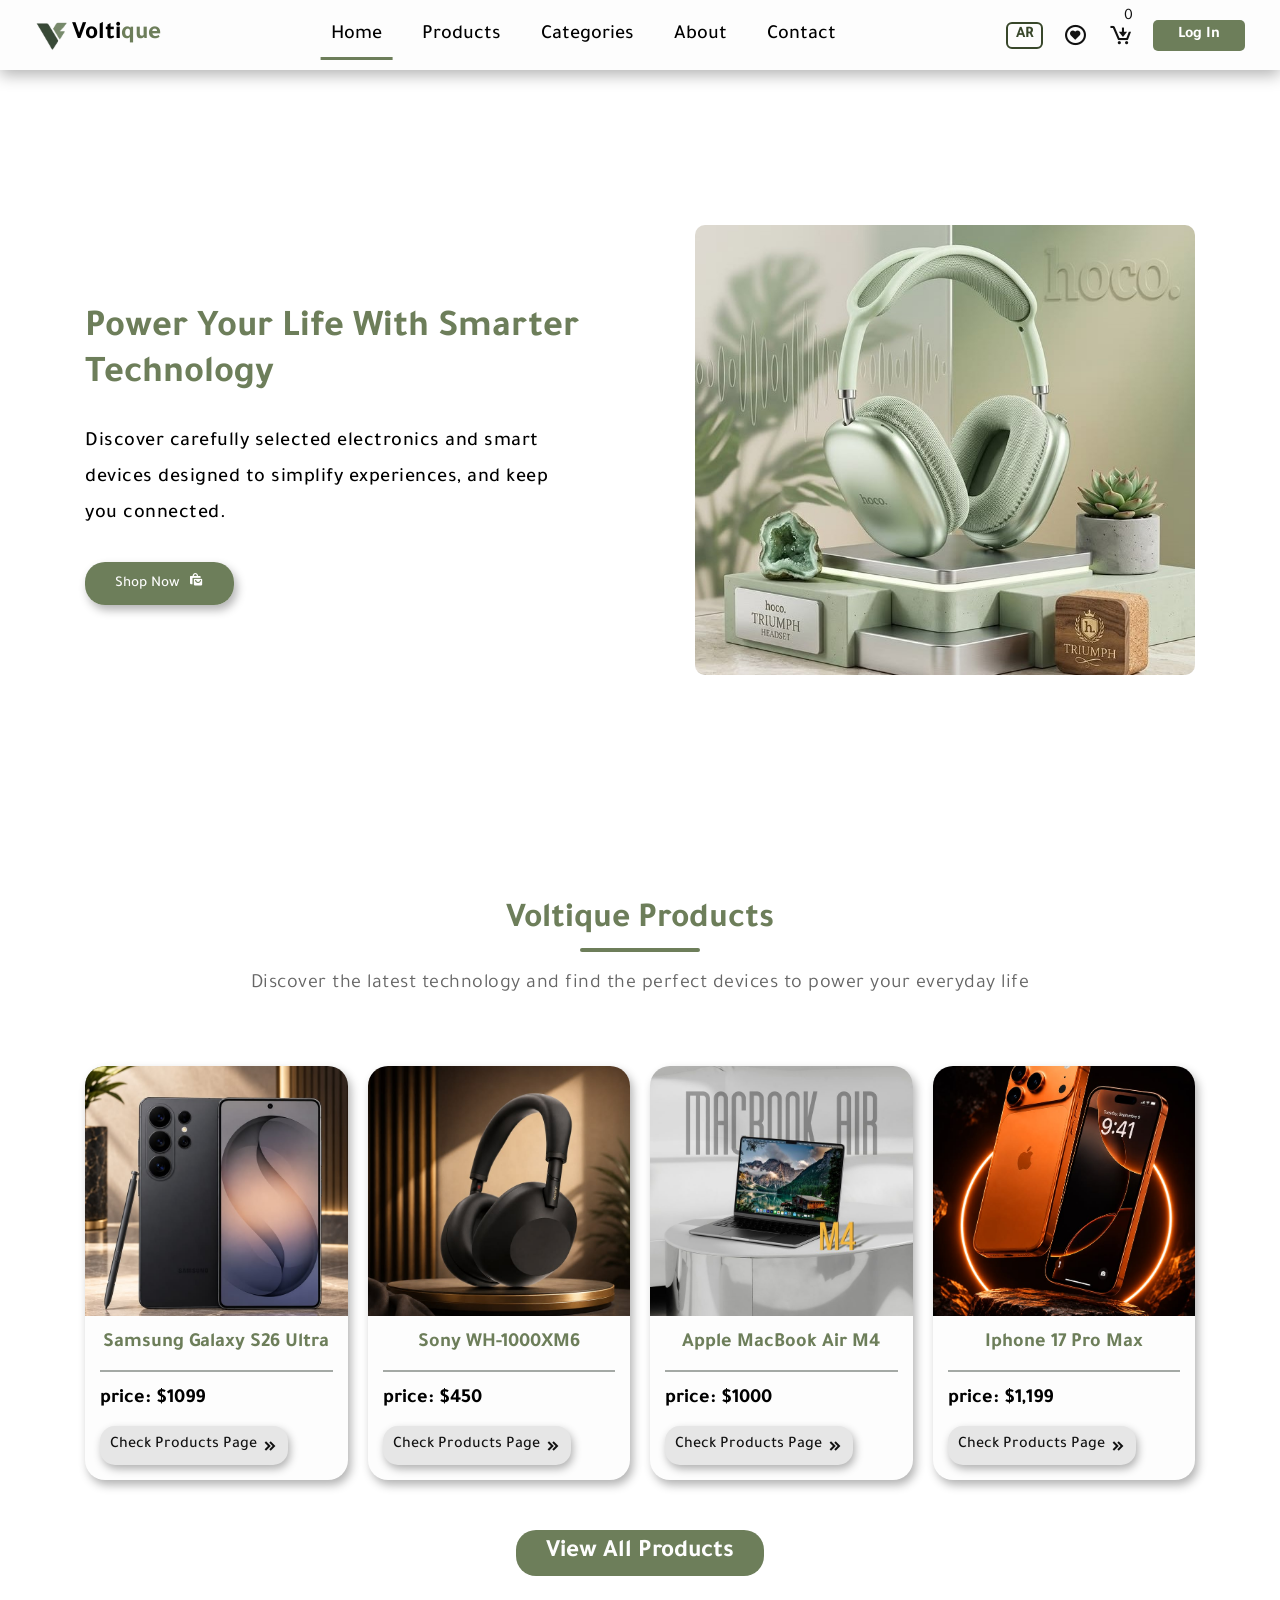
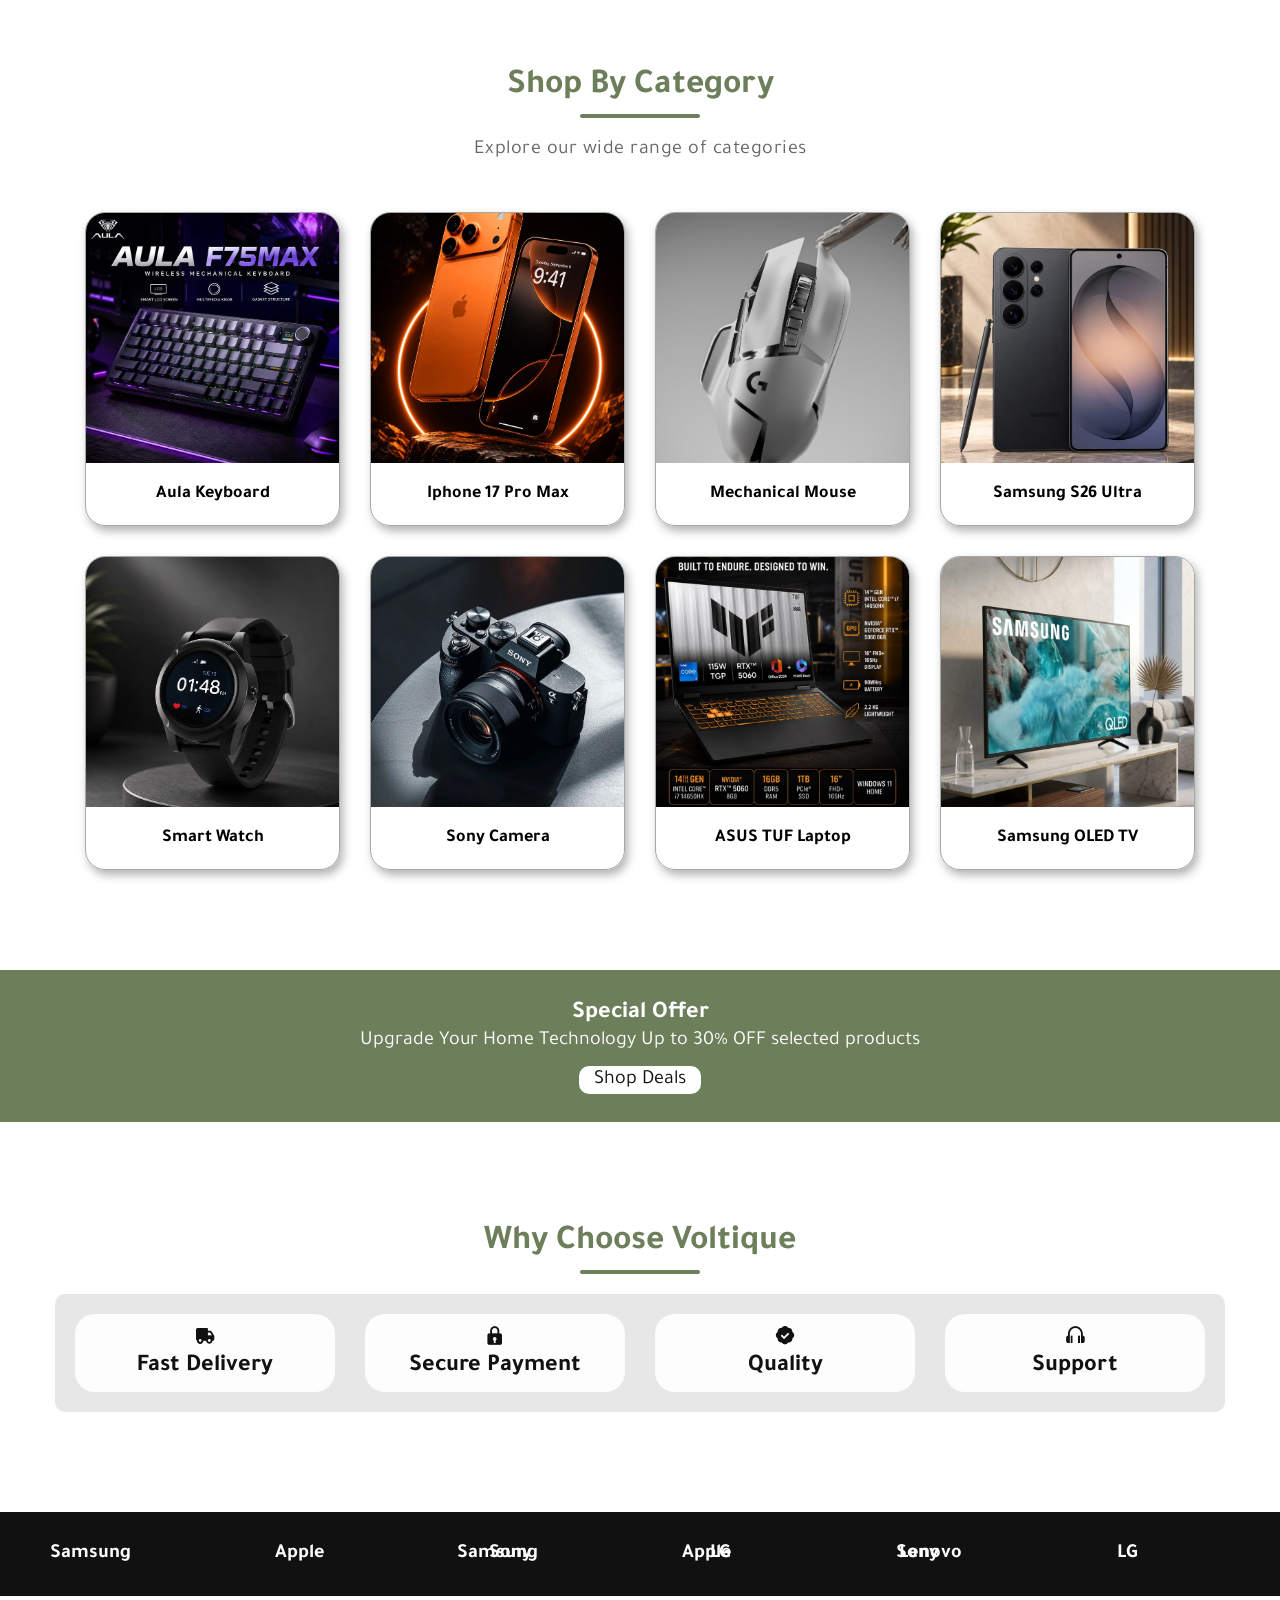
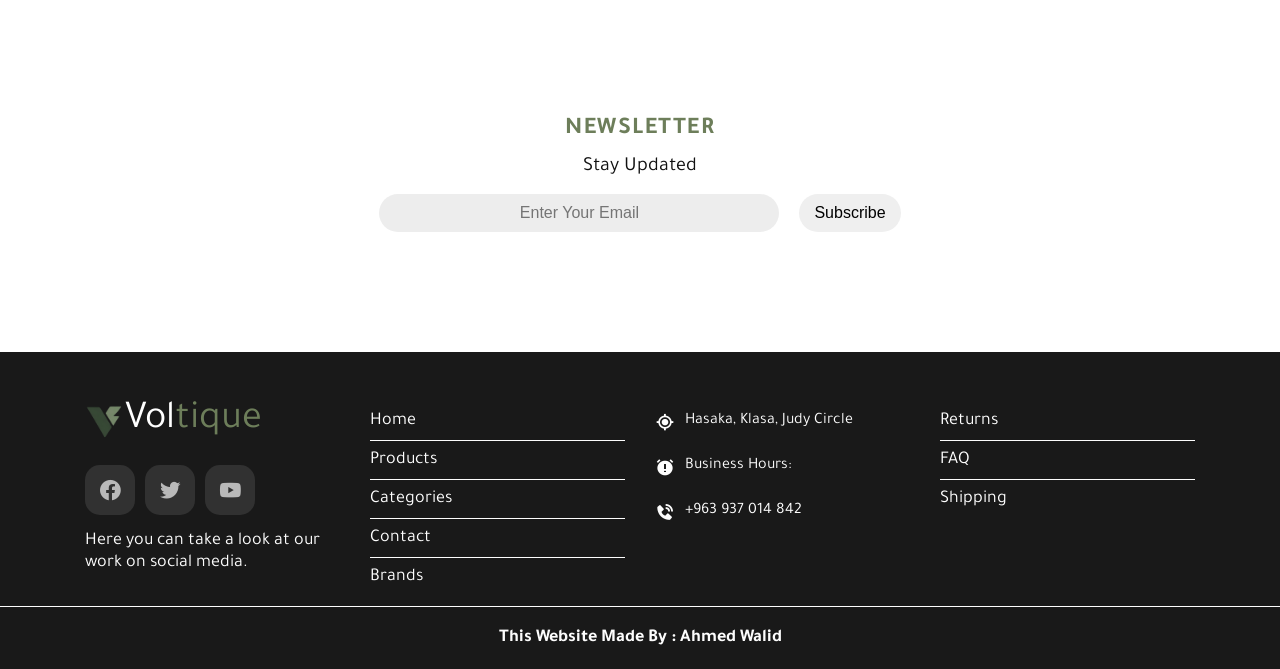
<file: index.html>
<!doctype html>
<html lang="en">
  <head>
    <meta charset="UTF-8" />
    <meta name="viewport" content="width=device-width, initial-scale=1.0" />
    <!-- Css Main File  -->
    <link rel="stylesheet" href="css/style.css" />
    <!-- Google fonts  Tajawal link  -->
    <link rel="preconnect" href="https://fonts.googleapis.com" />
    <link rel="preconnect" href="https://fonts.gstatic.com" crossorigin />
    <link
      href="https://fonts.googleapis.com/css2?family=Tajawal:wght@200;300;400;500;700;800;900&display=swap"
      rel="stylesheet"
    />
    <!-- Box Icons link  -->
    <link
      href="https://unpkg.com/boxicons@2.1.4/css/boxicons.min.css"
      rel="stylesheet"
    />
    <title>Voltique</title>
  </head>
  <body>
    <nav class="nav">
      <div class="logo" dir="ltr">
        <img src="imgs/Voltique-logo.png" alt="" />Volti<span>que</span>
      </div>
      <ul class="links">
        <li><a class="link" href="index.html" data-i18n="home">Home</a></li>
        <li>
          <a class="link" href="pages/products.html" data-i18n="products"
            >Products</a
          >
        </li>
        <li>
          <a class="link" href="pages/categories.html" data-i18n="categories"
            >Categories</a
          >
        </li>
        <li>
          <a class="link" href="pages/about.html" data-i18n="about">About</a>
        </li>
        <li>
          <a class="link" href="pages/contact.html" data-i18n="contact"
            >Contact</a
          >
        </li>
      </ul>
      <div class="nav-icons">
        <button type="button" class="language-toggle" id="language-toggle">
          AR
        </button>
        <a href="pages/wishlist.html" class="favorite-link">
          <i class="bx bx-heart-circle wishlist-icon"></i>
        </a>
        <a href="pages/cart.html" class="cart-wrapper">
          <i class="bx bx-cart-download cart-icon"></i>
          <span class="cart-count">0</span>
        </a>
        <i class="bx bx-menu menu-icon"></i>
        <a href="pages/login.html" class="log-in" data-i18n="login">Log In</a>
      </div>
    </nav>

    <section class="hero-section" id="home">
      <div class="container">
        <div class="hero-content reveal reveal-left">
          <h1 class="hero-section-title" data-i18n="heroTitle">
            Power Your Life With Smarter Technology
          </h1>
          <p class="hero-section-description" data-i18n="heroDescription">
            Discover carefully selected electronics and smart devices designed
            to simplify your life, elevate your everyday experiences, and keep
            you connected.
          </p>
          <a href="pages/products.html"
            ><span data-i18n="shopNow">Shop Now</span>
            <i class="bx bxs-shopping-bags"></i
          ></a>
        </div>
        <div class="hero-img reveal reveal-right">
          <img src="imgs/hero-img.jpg" alt="hero-img" />
        </div>
      </div>
    </section>
    <section class="products" id="products">
      <h2 class="main-title" data-i18n="homeProductsTitle">
        Voltique Products
      </h2>
      <p class="main-paragraph" data-i18n="homeProductsDescription">
        Discover the latest technology and find the perfect devices to power you
        everyday life.
      </p>
      <div class="container">
        <div class="product-card">
          <div class="product-img">
            <img src="imgs/samsung.jfif" alt="Samsung Galaxy S26 Ultra" />
          </div>
          <div class="product-info">
            <h2>Samsung Galaxy S26 Ultra</h2>
            <span class="price"
              ><span data-i18n="priceLabel">price:</span> $1099</span
            >
            <div class="feature-product-link-div">
              <a class="feature-product-link" href="pages/products.html"
                ><span data-i18n="homeCheckProductsPage"
                  >Check Products Page</span
                >
                <i class="bx bxs-chevrons-right"></i
              ></a>
            </div>
          </div>
        </div>
        <div class="product-card">
          <div class="product-img">
            <img src="imgs/product 3.jfif" alt="Sony WH-1000XM6" />
          </div>
          <div class="product-info">
            <h2>Sony WH-1000XM6</h2>
            <span class="price"
              ><span data-i18n="priceLabel">price:</span> $450</span
            >
            <div class="feature-product-link-div">
              <a class="feature-product-link" href="pages/products.html"
                ><span data-i18n="homeCheckProductsPage"
                  >Check Products Page</span
                >
                <i class="bx bxs-chevrons-right"></i
              ></a>
            </div>
          </div>
        </div>
        <div class="product-card">
          <div class="product-img">
            <img
              src="imgs/Apple MacBook Air M4.jfif"
              alt="Apple MacBook Air M4"
            />
          </div>
          <div class="product-info">
            <h2>Apple MacBook Air M4</h2>
            <span class="price"
              ><span data-i18n="priceLabel">price:</span> $1000</span
            >
            <div class="feature-product-link-div">
              <a class="feature-product-link" href="pages/products.html"
                ><span data-i18n="homeCheckProductsPage"
                  >Check Products Page</span
                >
                <i class="bx bxs-chevrons-right"></i
              ></a>
            </div>
          </div>
        </div>
        <div class="product-card">
          <div class="product-img">
            <img src="imgs/iphone.jfif" alt="Iphone 17 Pro Max" />
          </div>
          <div class="product-info">
            <h2>Iphone 17 Pro Max</h2>
            <span class="price"
              ><span data-i18n="priceLabel">price:</span> $1,199</span
            >
            <div class="feature-product-link-div">
              <a class="feature-product-link" href="pages/products.html"
                ><span data-i18n="homeCheckProductsPage"
                  >Check Products Page</span
                >
                <i class="bx bxs-chevrons-right"></i
              ></a>
            </div>
          </div>
        </div>
      </div>
      <div class="all-products-link">
        <a href="pages/products.html" data-i18n="homeViewAllProducts"
          >View All Products</a
        >
      </div>
    </section>
    <section class="categories" id="categories">
      <h2 class="main-title" data-i18n="homeCategoriesTitle">
        Shop By Category
      </h2>
      <p class="main-paragraph" data-i18n="homeCategoriesDescription">
        Explore our wide range of categories
      </p>
      <div class="container">
        <div class="card">
          <div class="card-img">
            <img src="imgs/keyboard.jfif" alt="keyboard" />
          </div>
          <div class="card-info">
            <h2>Aula Keyboard</h2>
          </div>
        </div>
        <div class="card">
          <div class="card-img">
            <img src="imgs/iphone.jfif" alt="Iphone 17 Pro Max" />
          </div>
          <div class="card-info">
            <h2>Iphone 17 Pro Max</h2>
          </div>
        </div>

        <div class="card">
          <div class="card-img">
            <img src="imgs/mouse.jfif" alt="Mouse" />
          </div>
          <div class="card-info">
            <h2>Mechanical Mouse</h2>
          </div>
        </div>
        <div class="card">
          <div class="card-img">
            <img src="imgs/samsung.jfif" alt="Samsung S26 Ultra" />
          </div>
          <div class="card-info">
            <h2>Samsung S26 Ultra</h2>
          </div>
        </div>
        <div class="card">
          <div class="card-img">
            <img src="imgs/smartWatch.jfif" alt="SmartWatch" />
          </div>
          <div class="card-info">
            <h2>Smart Watch</h2>
          </div>
        </div>
        <div class="card">
          <div class="card-img">
            <img src="imgs/camera.jfif" alt="Sony Camera" />
          </div>
          <div class="card-info">
            <h2>Sony Camera</h2>
          </div>
        </div>
        <div class="card">
          <div class="card-img">
            <img src="imgs/laptop.jfif" alt="Asus Tuf Laptop" />
          </div>
          <div class="card-info">
            <h2>ASUS TUF Laptop</h2>
          </div>
        </div>
        <div class="card">
          <div class="card-img">
            <img src="imgs/television.jfif" alt="Samsung TV" />
          </div>
          <div class="card-info">
            <h2>Samsung OLED TV</h2>
          </div>
        </div>
      </div>
    </section>
    <section class="special-offer">
      <h2 data-i18n="homeSpecialOfferTitle">Special Offer</h2>
      <p data-i18n="homeSpecialOfferDescription">
        Upgrade Your Home Technology Up to 30% OFF selected products
      </p>
      <a href="pages/products.html" data-i18n="homeSpecialOfferLink"
        >Shop Deals</a
      >
    </section>
    <section class="choose-us">
      <h2 class="main-title" data-i18n="homeChooseUsTitle">
        Why Choose Voltique
      </h2>
      <div class="container">
        <div class="box">
          <i class="bx bxs-truck"></i>
          <h2 data-i18n="homeChooseUsDelivery">Fast Delivery</h2>
        </div>
        <div class="box">
          <i class="bx bxs-lock"></i>
          <h2 data-i18n="homeChooseUsSecure">Secure Payment</h2>
        </div>
        <div class="box">
          <i class="bx bxs-badge-check"></i>
          <h2 data-i18n="homeChooseUsQuality">Quality</h2>
        </div>
        <div class="box">
          <i class="bx bx-headphone"></i>
          <h2 data-i18n="homeChooseUsSupport">Support</h2>
        </div>
      </div>
    </section>
    <section class="brands-slider">
      <div class="brands-track">
        <div class="brands-group">
          <div class="brand">Samsung</div>
          <div class="brand">Apple</div>
          <div class="brand">Sony</div>
          <div class="brand">LG</div>
          <div class="brand">Lenovo</div>
        </div>

        <div class="brands-group">
          <div class="brand">Samsung</div>
          <div class="brand">Apple</div>
          <div class="brand">Sony</div>
          <div class="brand">LG</div>
          <div class="brand">Lenovo</div>
        </div>
      </div>
    </section>
    <section class="contact">
      <div class="container">
        <h1 data-i18n="homeContactTitle">NEWSLETTER</h1>
        <p data-i18n="homeContactDescription">Stay Updated</p>
        <div class="info-div">
          <input
            type="email"
            name="email-input"
            placeholder="Enter Your Email"
            data-i18n-placeholder="homeContactEmail"
          />
          <button data-i18n="homeContactBtn">Subscribe</button>
        </div>
      </div>
    </section>
    <footer class="footer" id="about">
      <div class="container">
        <div class="column">
          <div class="footer-logo" dir="ltr">
            <img src="imgs/Voltique-logo.png" alt="" />Vol<span>tique</span>
          </div>
          <ul class="social">
            <li>
              <a href="" class="facebook">
                <i class="bx bxl-facebook-circle"></i>
              </a>
            </li>
            <li>
              <a href="" class="twitter">
                <i class="bx bxl-twitter"></i>
              </a>
            </li>
            <li>
              <a href="" class="youtube">
                <i class="bx bxl-youtube"></i>
              </a>
            </li>
          </ul>
          <p data-i18n="homeContactFooterTitle">
            Here you can take a look at our work on social media.
          </p>
        </div>
        <div class="column">
          <ul class="links">
            <li>
              <a href="index.html" data-i18n="home">Home</a>
            </li>
            <li>
              <a href="pages/products.html" data-i18n="products">Products</a>
            </li>
            <li>
              <a href="pages/categories.html" data-i18n="categories"
                >Categories</a
              >
            </li>
            <li>
              <a href="pages/contact.html" data-i18n="contact">Contact</a>
            </li>
            <li>
              <a href="#" data-i18n="brandsSlider">Brands</a>
            </li>
          </ul>
        </div>
        <div class="column">
          <div class="line">
            <i class="bx bx-current-location"></i>
            <div class="info" data-i18n="homeFooterLocation">
              Hasaka, Klasa, Judy Circle
            </div>
          </div>
          <div class="line">
            <i class="bx bxs-alarm-exclamation"></i>
            <div class="info" data-i18n="homeFooterAlarm">
              Business Hours: 8:00 AM - 3:00 PM
            </div>
          </div>
          <div class="line">
            <i class="bx bxs-phone-call"></i>
            <div class="info">
              <span data-i18n="contactSupportPhoneNumber"
                >+963 937 014 842</span
              >
            </div>
          </div>
        </div>
        <div class="column">
          <ul class="links">
            <li>
              <a href="#" data-i18n="homeFooterReturns">Returns</a>
            </li>
            <li>
              <a href="#" data-i18n="homeFooterFaq">FAQ</a>
            </li>
            <li>
              <a href="pages/cart.html" data-i18n="homeFooterShipping"
                >Shipping</a
              >
            </li>
          </ul>
        </div>
      </div>
      <div class="made-by" data-i18n="footerMadeBy">
        This Website Made By : Ahmed Walid
      </div>
    </footer>
    <script src="js/translations.js" defer></script>
    <script src="js/main.js" defer></script>
  </body>
</html>
</file>
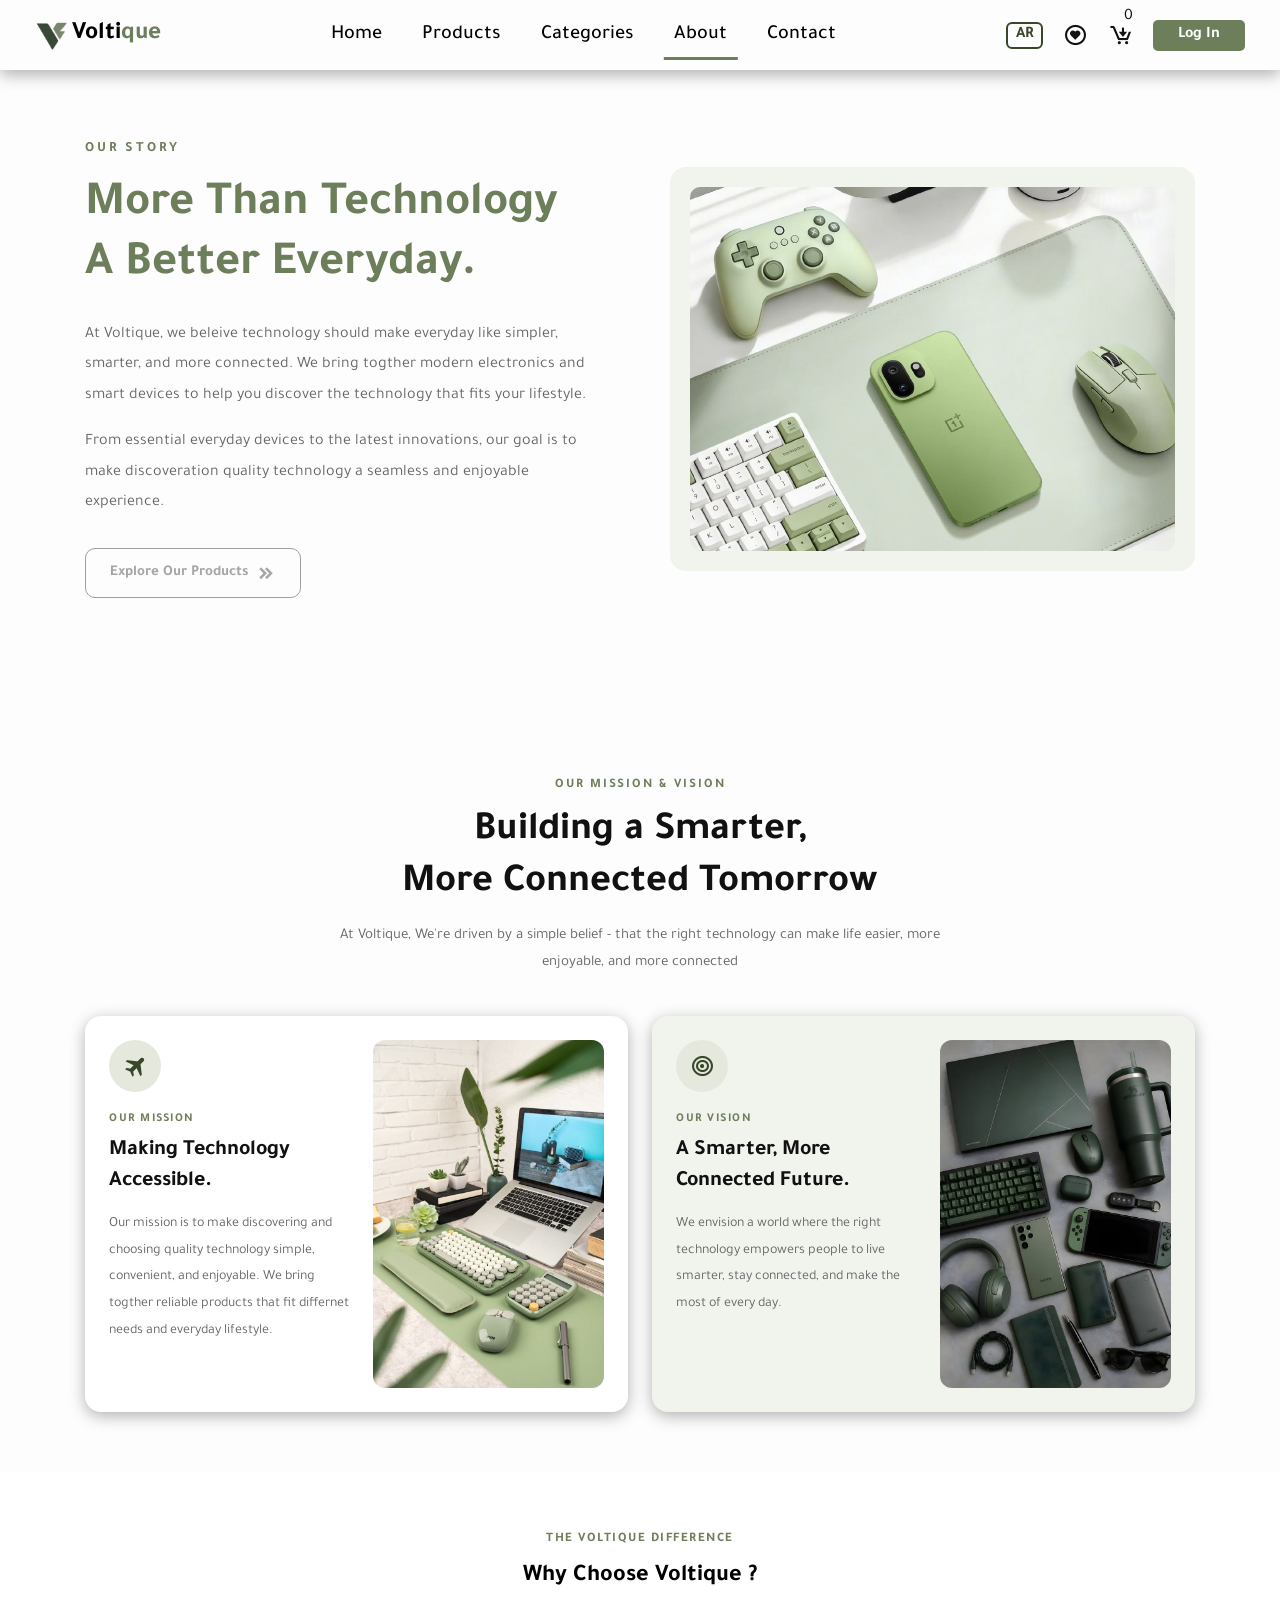
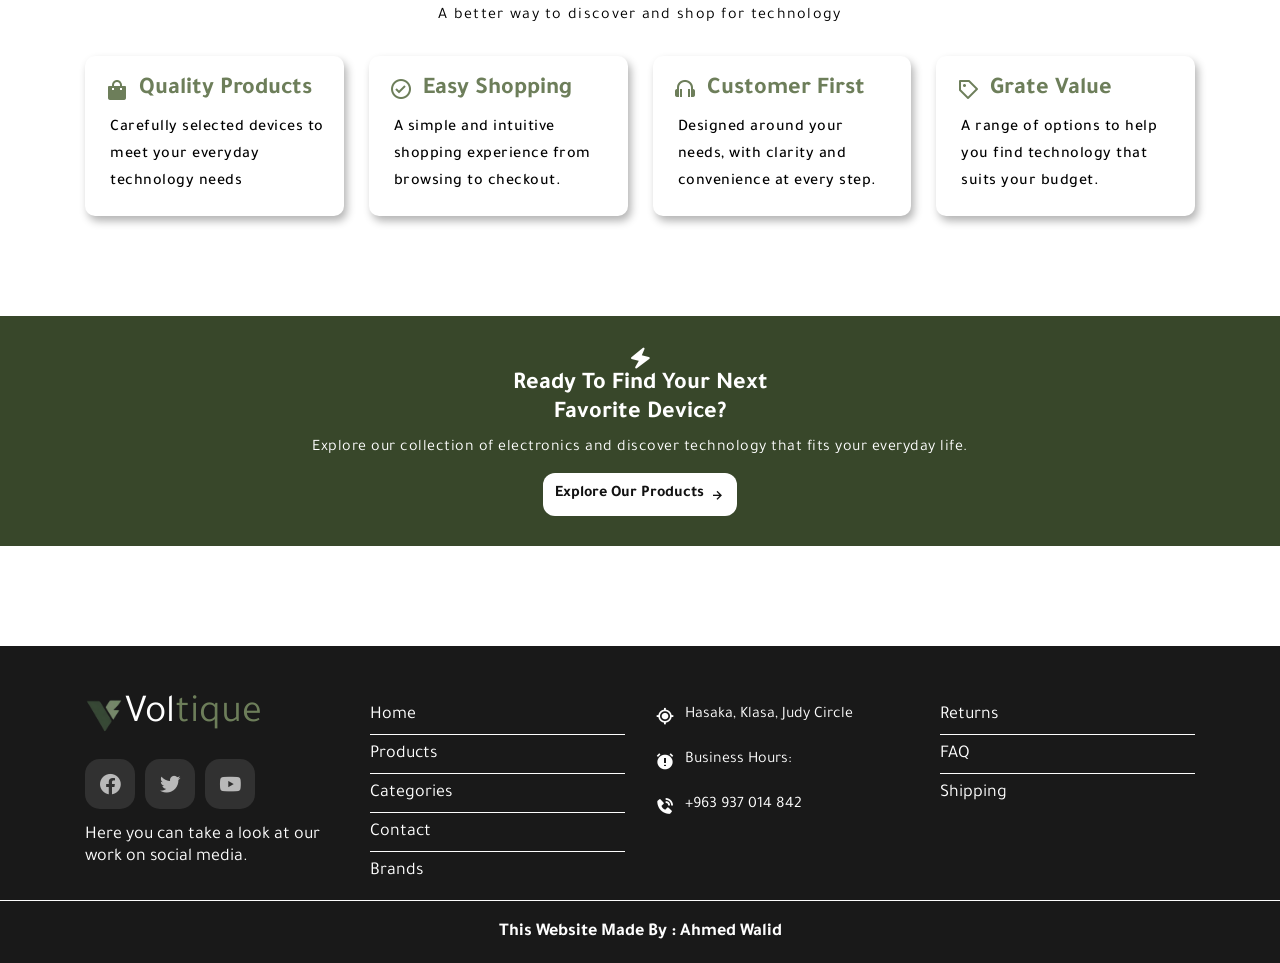
<file: pages/about.html>
<!doctype html>
<html lang="en">
  <head>
    <meta charset="UTF-8" />
    <meta name="viewport" content="width=device-width, initial-scale=1.0" />
    <!-- Css Main File  -->
    <link rel="stylesheet" href="../css/style.css" />
    <!-- About Us Css File  -->
    <link rel="stylesheet" href="../css/about.css" />
    <!-- Google fonts link  -->
    <link rel="preconnect" href="https://fonts.googleapis.com" />
    <link rel="preconnect" href="https://fonts.gstatic.com" crossorigin />
    <link
      href="https://fonts.googleapis.com/css2?family=Tajawal:wght@200;300;400;500;700;800;900&display=swap"
      rel="stylesheet"
    />
    <!-- Box Icons link  -->
    <link
      href="https://unpkg.com/boxicons@2.1.4/css/boxicons.min.css"
      rel="stylesheet"
    />
    <title>Voltique</title>
  </head>
  <body>
    <nav class="nav">
      <div class="logo" dir="ltr">
        <img src="../imgs/Voltique-logo.png" alt="" />Volti<span>que</span>
      </div>
      <ul class="links">
        <li><a class="link" href="../index.html" data-i18n="home">Home</a></li>
        <li>
          <a class="link" href="products.html" data-i18n="products">Products</a>
        </li>
        <li>
          <a class="link" href="categories.html" data-i18n="categories"
            >Categories</a
          >
        </li>
        <li>
          <a class="link" href="about.html" data-i18n="about">About</a>
        </li>
        <li>
          <a class="link" href="contact.html" data-i18n="contact">Contact</a>
        </li>
      </ul>
      <div class="nav-icons">
        <button type="button" class="language-toggle" id="language-toggle">
          AR
        </button>
        <a href="wishlist.html" class="favorite-link">
          <i class="bx bx-heart-circle wishlist-icon"></i>
        </a>
        <a href="cart.html" class="cart-wrapper">
          <i class="bx bx-cart-download cart-icon"></i>
          <span class="cart-count">0</span>
        </a>
        <i class="bx bx-menu menu-icon"></i>
        <a href="login.html" class="log-in" data-i18n="login">Log In</a>
      </div>
    </nav>
    <!-- Our Story Section  -->
    <section id="our-story" class="our-story section-padding">
      <div class="container">
        <div class="sotry-content reveal reveal-left">
          <span class="section-subtitle" data-i18n="aboutStorySubTitle"
            >OUR STORY</span
          >
          <h1 class="story-title">
            <span data-i18n="aboutStoryTitle">More Than Technology</span>
            <span data-i18n="aboutStorySpan">A Better Everyday.</span>
          </h1>
          <p class="story-description" data-i18n="aboutStoryDescription1">
            At Voltique, we believe technology should make everyday like
            simpler, smarter, and more connected. We bring together modern
            electronics and smart devices to help you discover the technology
            that fits your lifestyle.
          </p>
          <p class="story-description" data-i18n="aboutStoryDescription2">
            From essential everyday devices to the latest innovations, our goal
            is to make discovering quality technology a seamless and enjoyable
            experience.
          </p>
          <a href="products.html" class="story-btn"
            ><span data-i18n="aboutStoryExploreBtn">Explore Our Products</span>
            <i class="bx bxs-chevrons-right"></i
          ></a>
        </div>
        <div class="story-img reveal reveal-right">
          <img
            src="../imgs/aboutUs-main.png"
            alt="collection of modern electronic devices"
          />
        </div>
      </div>
    </section>
    <section class="our-vision-mission">
      <div class="ourVision-content">
        <span class="ourVision-subtitle" data-i18n="aboutOurVisionSubTitle"
          >OUR MISSION & VISION</span
        >
        <h2 class="ourVision-title">
          <span data-i18n="aboutOurVisionTitle">Building a Smarter,</span>
          <span data-i18n="aboutOurVisionSpan">More Connected Tomorrow</span>
        </h2>
        <p class="ourVision-description" data-i18n="aboutOurVisionDescription">
          At Voltique, We're driven by a simple belief - that the right
          technology can make life easier, more enjoyable, and more connected.
        </p>
      </div>
      <div class="container">
        <div class="left">
          <div class="left-content">
            <div class="ourVision-icon"><i class="bx bxs-plane-alt"></i></div>
            <span class="left-subtitle" data-i18n="aboutOurVisionLeftSubTitle"
              >OUR MISSION</span
            >
            <h2 class="left-title" data-i18n="aboutOurVisionLeftTitle">
              Making Technology Accessible.
            </h2>
            <p
              class="left-description"
              data-i18n="aboutOurVisionLeftDescription"
            >
              Our mission is to make discovering and choosing quality technology
              simple, convenient, and enjoyable. We bring togther reliable
              products that fit differnet needs and everyday lifestyle.
            </p>
          </div>
          <div class="left-img">
            <img src="../imgs/our-mission.jfif" alt="our-mission-img" />
          </div>
        </div>
        <div class="right">
          <div class="right-content">
            <div class="ourVision-icon"><i class="bx bx-bullseye"></i></div>
            <span class="right-subtitle" data-i18n="aboutOurVisionRightSubTitle"
              >OUR VISION</span
            >
            <h2 class="right-title" data-i18n="aboutOurVisionRightTitle">
              A Smarter, More Connected Future.
            </h2>
            <p
              class="right-description"
              data-i18n="aboutOurVisionRightDescription"
            >
              We envision a world where the right technology empowerss people to
              live smarter, stay connected, and make the most of every day.
            </p>
          </div>
          <div class="right-img">
            <img src="../imgs/our-vision.jfif" alt="our-vision-img" />
          </div>
        </div>
      </div>
    </section>
    <section class="chooseUs">
      <div class="choose-content">
        <p class="choose-subtitle" data-i18n="aboutChooseUsSubTitle">
          THE VOLTIQUE DIFFERENCE
        </p>
        <h1 class="choose-title" data-i18n="aboutChooseUsTitle">
          Why Choose Voltique ?
        </h1>
        <p class="choose-description" data-i18n="aboutChooseUsDescription">
          A better way to discover and shop for technology
        </p>
      </div>
      <div class="container">
        <div class="choose-box">
          <h2 class="choose-box-title">
            <i class="bx bxs-shopping-bag"></i>
            <span data-i18n="aboutChooseUsQualityTitle">Easy Shopping</span>
          </h2>
          <p
            class="choose-box-description"
            data-i18n="aboutChooseUsQualityDescription"
          >
            A simple and intuitive shopping experience from browsing to
            checkout.
          </p>
        </div>

        <div class="choose-box">
          <h2 class="choose-box-title">
            <i class="bx bx-check-circle"></i>
            <span data-i18n="aboutChooseUsShoppingTitle">Quality Products</span>
          </h2>
          <p
            class="choose-box-description"
            data-i18n="aboutChooseUsShoppingDescription"
          >
            Carefully selected devices to meet your everyday technology needs
          </p>
        </div>

        <div class="choose-box">
          <h2 class="choose-box-title">
            <i class="bx bx-headphone"></i>
            <span data-i18n="aboutChooseUsCostomerTitle">Customer First</span>
          </h2>
          <p
            class="choose-box-description"
            data-i18n="aboutChooseUsCostmoerDescription"
          >
            Deigned around your needs, with clariy and convenience at every
            step.
          </p>
        </div>

        <div class="choose-box">
          <h2 class="choose-box-title">
            <i class="bx bx-purchase-tag"></i>
            <span data-i18n="aboutChooseUsValueTitle">Grate Value</span>
          </h2>
          <p
            class="choose-box-description"
            data-i18n="aboutChooseUsValueDescription"
          >
            A range of options to help you find technology that suits your
            budget.
          </p>
        </div>
      </div>
    </section>
    <section class="final-call">
      <i class="bx bxs-zap final-call-icon"></i>
      <h1>
        <span data-i18n="aboutReadyTitle">Ready To Find Your Next</span>
        <span data-i18n="aboutReadySpan">Favorite Device?</span>
      </h1>
      <p data-i18n="aboutReadyDescription">
        Explore our collection of electronics and discover technology that fits
        your everyday life.
      </p>
      <a class="final-call-btn" href="products.html"
        ><span data-i18n="aboutReadyBtn">Explore Our Products</span>
        <i class="bx bx-right-arrow-alt"></i
      ></a>
    </section>
    <footer class="footer" id="about">
      <div class="container">
        <div class="column">
          <div class="footer-logo" dir="ltr">
            <img src="../imgs/Voltique-logo.png" alt="" />Vol<span>tique</span>
          </div>
          <ul class="social">
            <li>
              <a href="" class="facebook">
                <i class="bx bxl-facebook-circle"></i>
              </a>
            </li>
            <li>
              <a href="" class="twitter">
                <i class="bx bxl-twitter"></i>
              </a>
            </li>
            <li>
              <a href="" class="youtube">
                <i class="bx bxl-youtube"></i>
              </a>
            </li>
          </ul>
          <p data-i18n="homeContactFooterTitle">
            Here you can take a look at our work on social media.
          </p>
        </div>
        <div class="column">
          <ul class="links">
            <li>
              <a href="../index.html" data-i18n="home">Home</a>
            </li>
            <li>
              <a href="products.html" data-i18n="products">Products</a>
            </li>
            <li>
              <a href="categories.html" data-i18n="categories">Categories</a>
            </li>
            <li>
              <a href="contact.html" data-i18n="contact">Contact</a>
            </li>
            <li>
              <a href="#" data-i18n="brandsSlider">Brands</a>
            </li>
          </ul>
        </div>
        <div class="column">
          <div class="line">
            <i class="bx bx-current-location"></i>
            <div class="info" data-i18n="homeFooterLocation">
              Hasaka, Klasa, Judy Circle
            </div>
          </div>
          <div class="line">
            <i class="bx bxs-alarm-exclamation"></i>
            <div class="info" data-i18n="homeFooterAlarm">
              Business Hours: 8:00 AM - 3:00 PM
            </div>
          </div>
          <div class="line">
            <i class="bx bxs-phone-call"></i>
            <div class="info">
              <span data-i18n="contactSupportPhoneNumber"
                >+963 937 014 842</span
              >
            </div>
          </div>
        </div>
        <div class="column">
          <ul class="links">
            <li>
              <a href="#" data-i18n="homeFooterReturns">Returns</a>
            </li>
            <li>
              <a href="#" data-i18n="homeFooterFaq">FAQ</a>
            </li>
            <li>
              <a href="pages/cart.html" data-i18n="homeFooterShipping"
                >Shipping</a
              >
            </li>
          </ul>
        </div>
      </div>
      <div class="made-by" data-i18n="footerMadeBy">
        This Website Made By : Ahmed Walid
      </div>
    </footer>
    <script src="../js/translations.js"></script>
    <script src="../js/main.js"></script>
  </body>
</html>
</file>
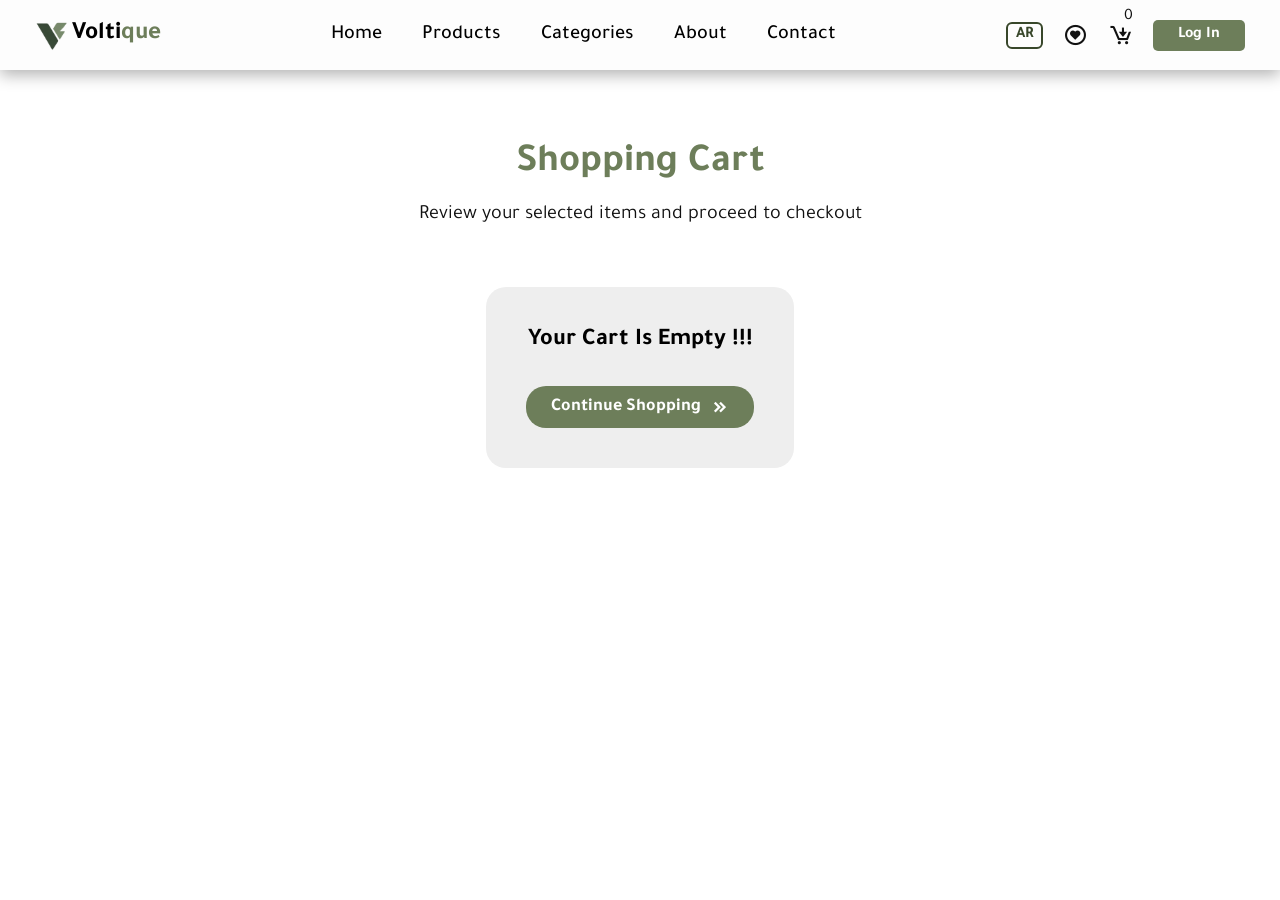
<file: pages/cart.html>
<!doctype html>
<html lang="en">
  <head>
    <meta charset="UTF-8" />
    <meta name="viewport" content="width=device-width, initial-scale=1.0" />
    <!-- Css Cart File  -->
    <link rel="stylesheet" href="../css/cart.css" />
    <!-- Css Main File  -->
    <link rel="stylesheet" href="../css/style.css" />
    <!-- Css Products file  -->
    <link rel="stylesheet" href="../css/products.css" />
    <!-- Google fonts link  -->
    <link rel="preconnect" href="https://fonts.googleapis.com" />
    <link rel="preconnect" href="https://fonts.gstatic.com" crossorigin />
    <link
      href="https://fonts.googleapis.com/css2?family=Tajawal:wght@200;300;400;500;700;800;900&display=swap"
      rel="stylesheet"
    />
    <!-- Box Icons link  -->
    <link
      href="https://unpkg.com/boxicons@2.1.4/css/boxicons.min.css"
      rel="stylesheet"
    />
    <title>Voltique</title>
  </head>
  <body>
    <nav class="nav">
      <div class="logo" dir="ltr">
        <img src="../imgs/Voltique-logo.png" alt="" />Volti<span>que</span>
      </div>
      <ul class="links">
        <li><a class="link" href="../index.html" data-i18n="home">Home</a></li>
        <li>
          <a class="link" href="products.html" data-i18n="products">Products</a>
        </li>
        <li>
          <a class="link" href="categories.html" data-i18n="categories"
            >Categories</a
          >
        </li>
        <li>
          <a class="link" href="about.html" data-i18n="about">About</a>
        </li>
        <li>
          <a class="link" href="contact.html" data-i18n="contact">Contact</a>
        </li>
      </ul>
      <div class="nav-icons">
        <button type="button" class="language-toggle" id="language-toggle">
          AR
        </button>
        <a href="wishlist.html" class="favorite-link">
          <i class="bx bx-heart-circle wishlist-icon"></i>
        </a>
        <a href="cart.html" class="cart-wrapper">
          <i class="bx bx-cart-download cart-icon"></i>
          <span class="cart-count">0</span>
        </a>
        <i class="bx bx-menu menu-icon"></i>
        <a href="login.html" class="log-in" data-i18n="login">Log In</a>
      </div>
    </nav>
    <section class="page-header">
      <div class="container">
        <h1 data-i18n="cartTitle">Shopping Cart</h1>
        <p data-i18n="cartDescription">
          Review your selected items and proceed to checkout
        </p>
      </div>
    </section>
    <section class="cart-section">
      <div class="items-container"></div>
    </section>

    <script src="../js/translations.js"></script>
    <script src="../js/main.js"></script>
    <script src="../js/cart.js"></script>
  </body>
</html>
</file>
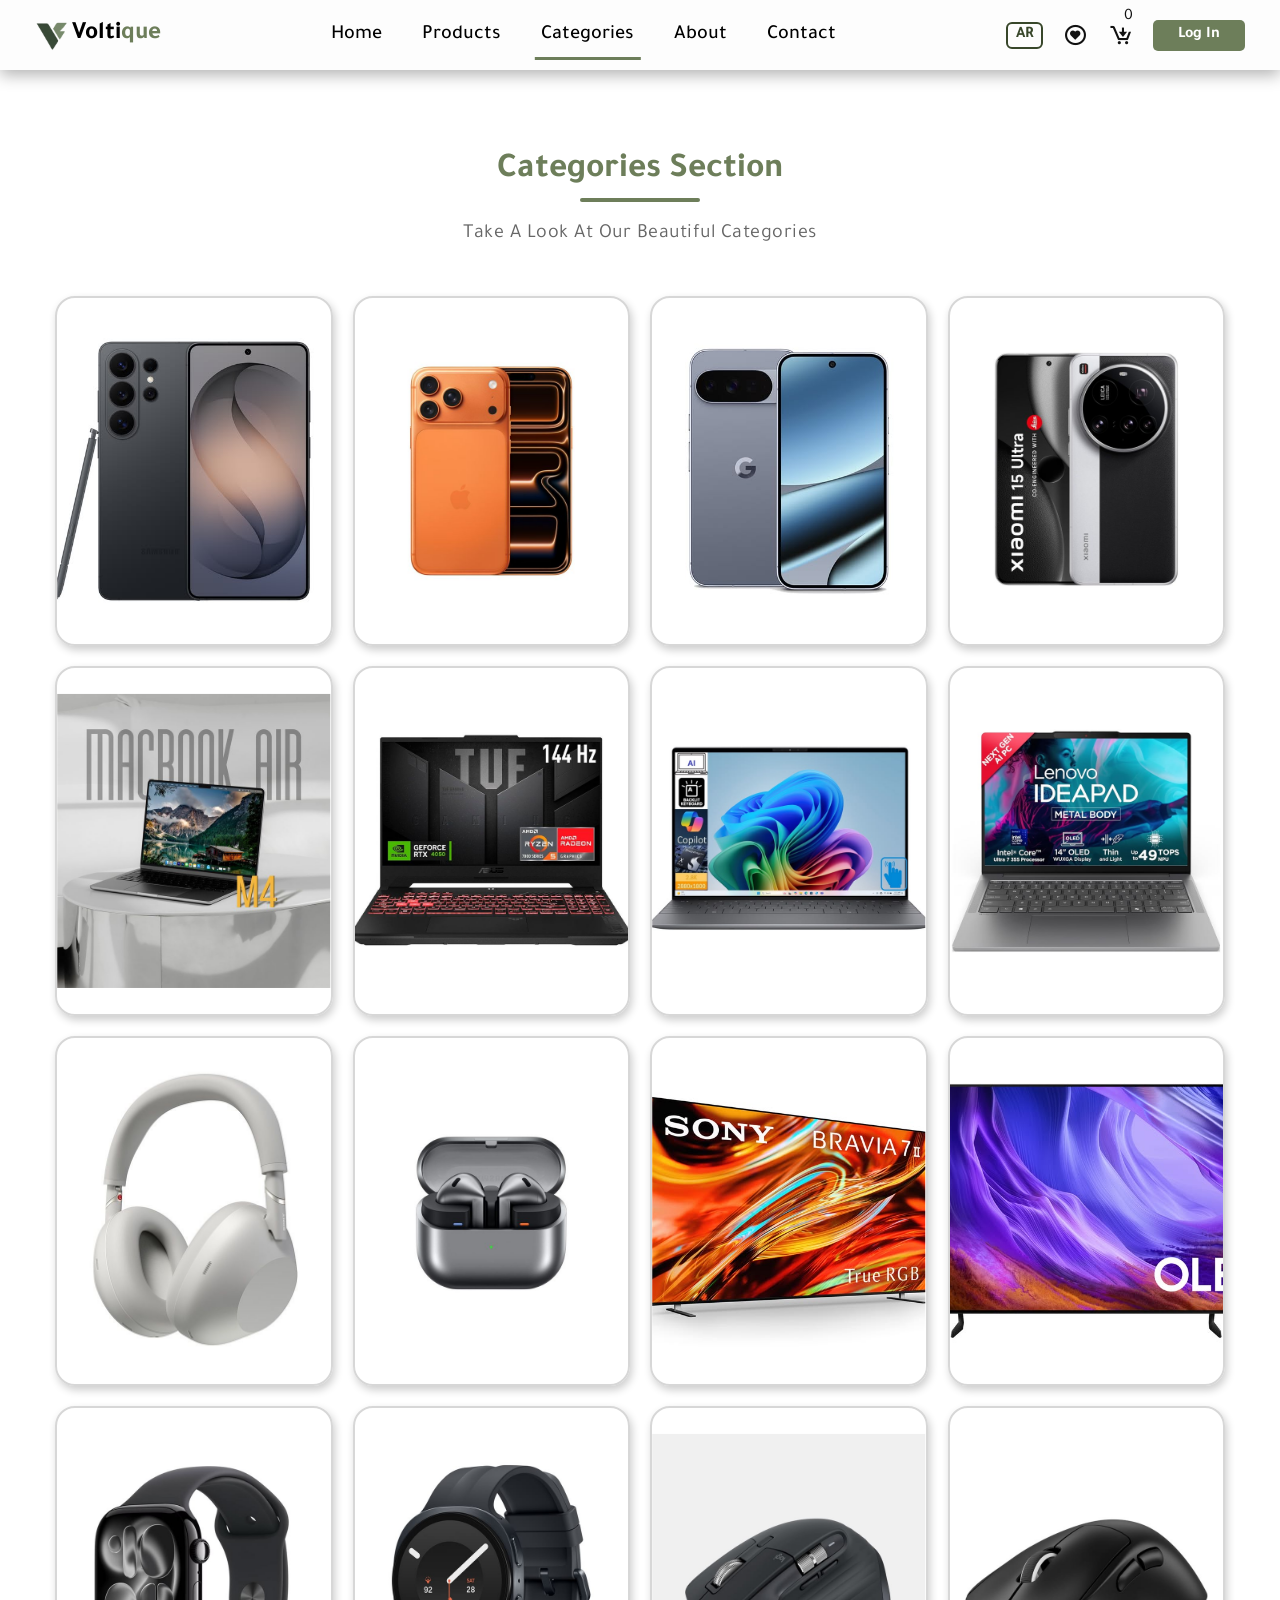
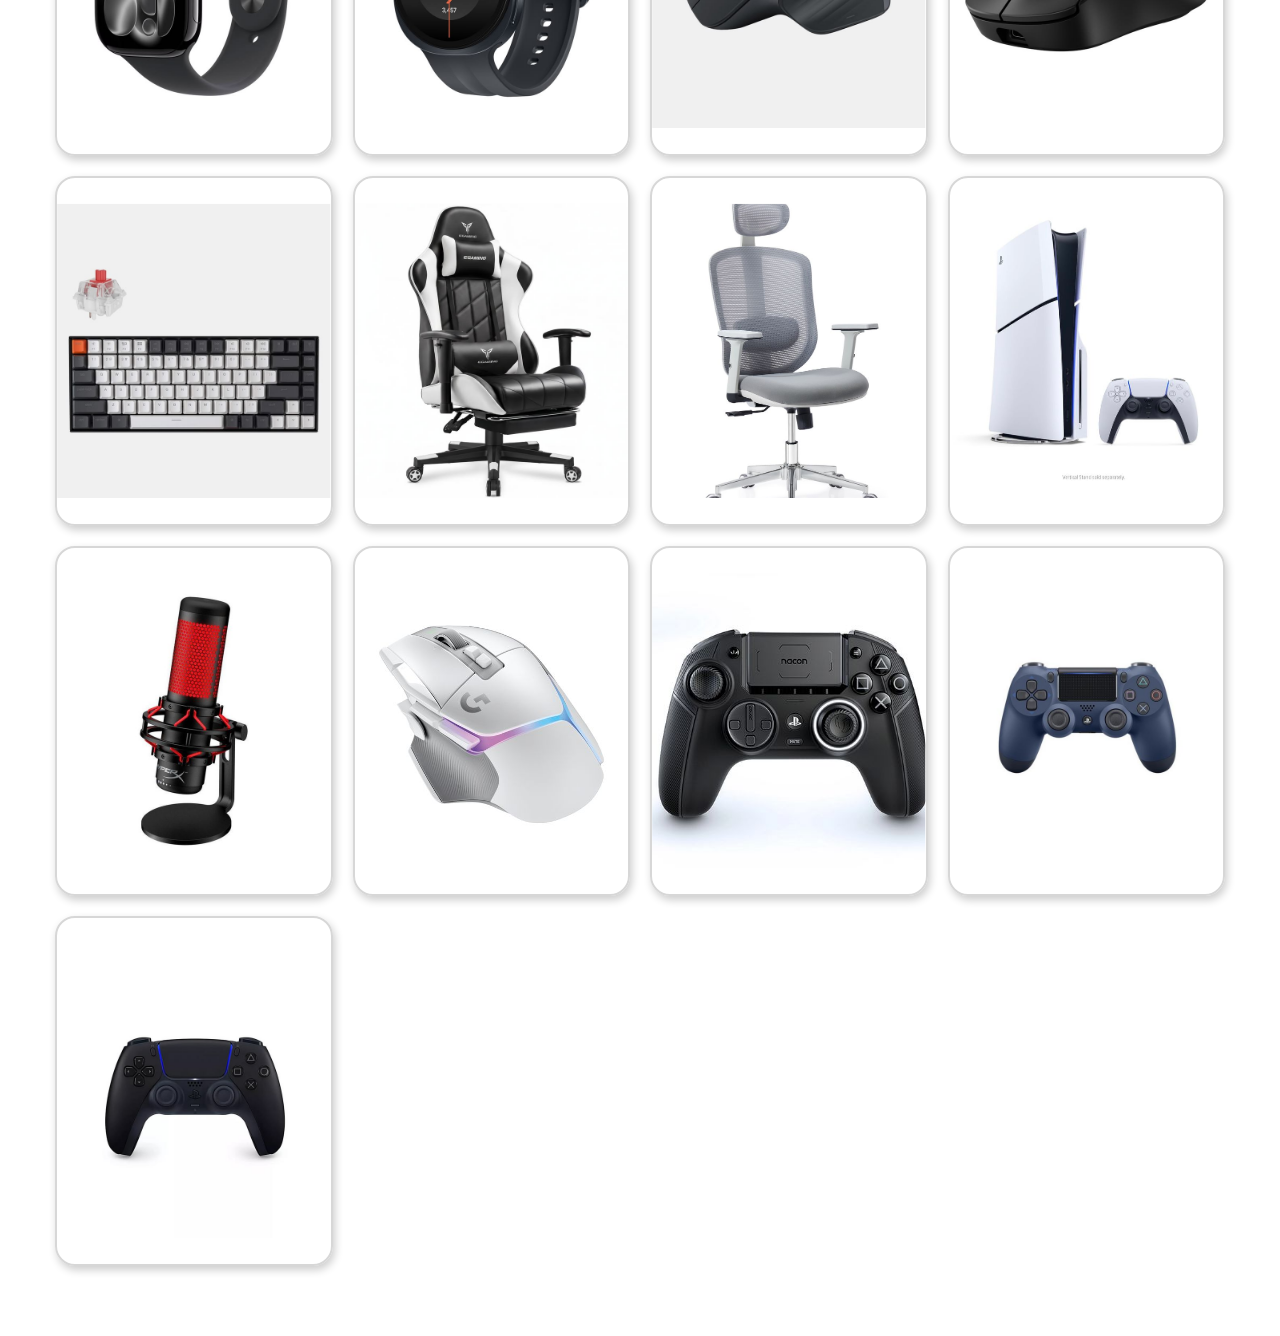
<file: pages/categories.html>
<!doctype html>
<html lang="en">
  <head>
    <meta charset="UTF-8" />
    <meta name="viewport" content="width=device-width, initial-scale=1.0" />
    <!-- Css Main File  -->
    <link rel="stylesheet" href="../css/style.css" />
    <!-- Categories Css File  -->
    <link rel="stylesheet" href="../css/categories.css" />
    <!-- Google fonts link  -->
    <link rel="preconnect" href="https://fonts.googleapis.com" />
    <link rel="preconnect" href="https://fonts.gstatic.com" crossorigin />
    <link
      href="https://fonts.googleapis.com/css2?family=Tajawal:wght@200;300;400;500;700;800;900&display=swap"
      rel="stylesheet"
    />
    <!-- Box Icons link  -->
    <link
      href="https://unpkg.com/boxicons@2.1.4/css/boxicons.min.css"
      rel="stylesheet"
    />
    <title>Voltique</title>
  </head>
  <body>
    <nav class="nav">
      <div class="logo" dir="ltr">
        <img src="../imgs/Voltique-logo.png" alt="" />Volti<span>que</span>
      </div>
      <ul class="links">
        <li><a class="link" href="../index.html" data-i18n="home">Home</a></li>
        <li>
          <a class="link" href="products.html" data-i18n="products">Products</a>
        </li>
        <li>
          <a class="link" href="categories.html" data-i18n="categories"
            >Categories</a
          >
        </li>
        <li>
          <a class="link" href="about.html" data-i18n="about">About</a>
        </li>
        <li>
          <a class="link" href="contact.html" data-i18n="contact">Contact</a>
        </li>
      </ul>
      <div class="nav-icons">
        <button type="button" class="language-toggle" id="language-toggle">
          AR
        </button>
        <a href="wishlist.html" class="favorite-link">
          <i class="bx bx-heart-circle wishlist-icon"></i>
        </a>
        <a href="cart.html" class="cart-wrapper">
          <i class="bx bx-cart-download cart-icon"></i>
          <span class="cart-count">0</span>
        </a>
        <i class="bx bx-menu menu-icon"></i>
        <a href="login.html" class="log-in" data-i18n="login">Log In</a>
      </div>
    </nav>

    <div class="categories-section">
      <h1 class="main-title" data-i18n="categoryMainTitle">Categories Section</h1>
      <p class="main-paragraph" data-i18n="categoryMainDescription">Take A Look At Our Beautiful Categories</p>
      <div class="categories-container"></div>
    </div>

    <script src="../js/translations.js"></script>
    <script src="../js/main.js"></script>
    <script src="../js/product-data.js"></script>
    <script src="../js/categories.js"></script>
  </body>
</html>
</file>
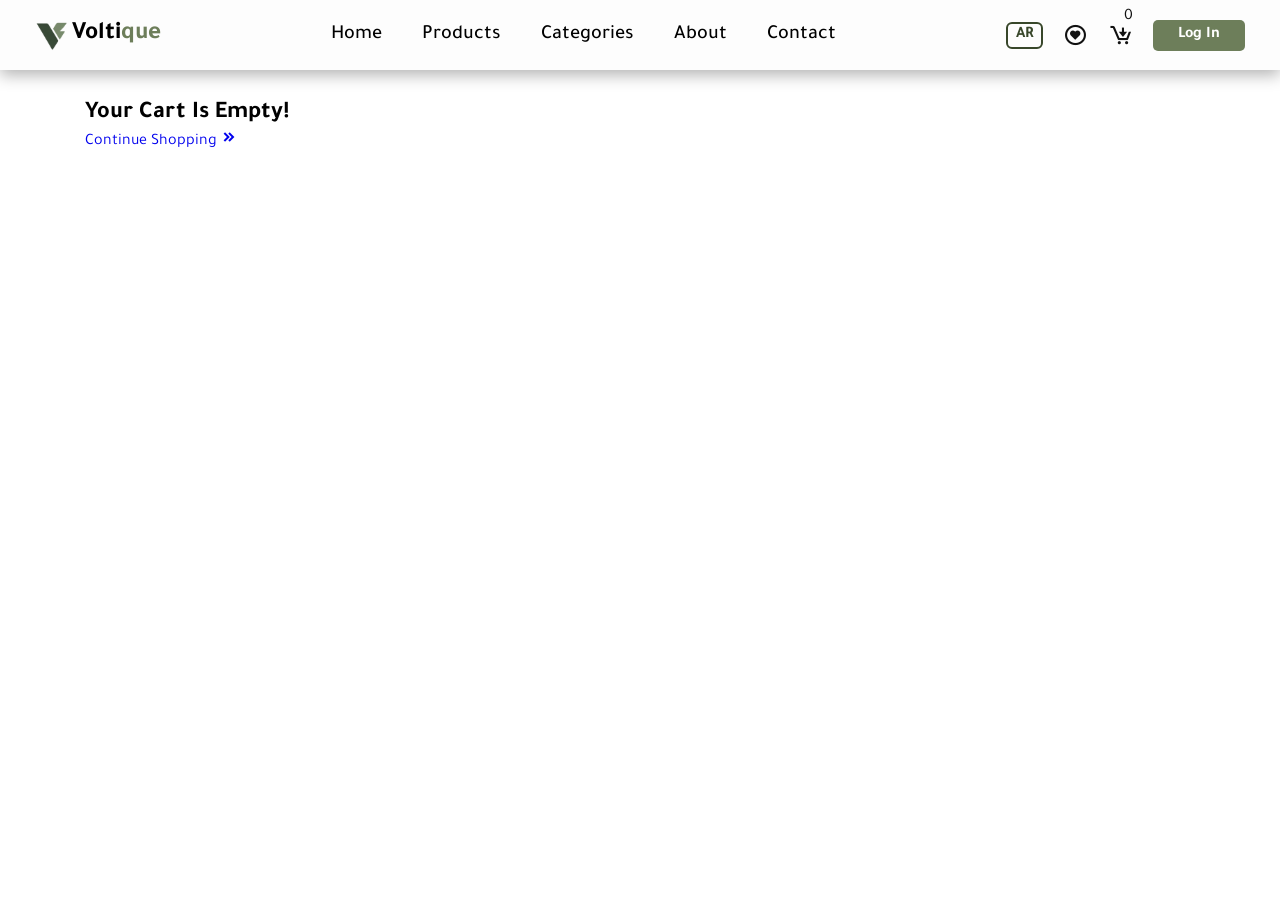
<file: pages/checkout.html>
<!doctype html>
<html lang="en">
  <head>
    <meta charset="UTF-8" />
    <meta name="viewport" content="width=device-width, initial-scale=1.0" />

    <link rel="stylesheet" href="../css/style.css" />
    <link rel="stylesheet" href="../css/checkout.css" />

    <link rel="preconnect" href="https://fonts.googleapis.com" />
    <link rel="preconnect" href="https://fonts.gstatic.com" crossorigin />

    <link
      href="https://fonts.googleapis.com/css2?family=Tajawal:wght@200;300;400;500;700;800;900&display=swap"
      rel="stylesheet"
    />

    <link
      href="https://unpkg.com/boxicons@2.1.4/css/boxicons.min.css"
      rel="stylesheet"
    />

    <title>Voltique</title>
  </head>

  <body>
    <!-- Navbar -->
    <nav class="nav">
      <div class="logo" dir="ltr">
        <img src="../imgs/Voltique-logo.png" alt="" />Volti<span>que</span>
      </div>
      <ul class="links">
        <li><a class="link" href="../index.html" data-i18n="home">Home</a></li>
        <li>
          <a class="link" href="products.html" data-i18n="products">Products</a>
        </li>
        <li>
          <a class="link" href="categories.html" data-i18n="categories"
            >Categories</a
          >
        </li>
        <li>
          <a class="link" href="about.html" data-i18n="about">About</a>
        </li>
        <li>
          <a class="link" href="contact.html" data-i18n="contact">Contact</a>
        </li>
      </ul>
      <div class="nav-icons">
        <button type="button" class="language-toggle" id="language-toggle">
          AR
        </button>
        <a href="wishlist.html" class="favorite-link">
          <i class="bx bx-heart-circle wishlist-icon"></i>
        </a>
        <a href="cart.html" class="cart-wrapper">
          <i class="bx bx-cart-download cart-icon"></i>
          <span class="cart-count">0</span>
        </a>
        <i class="bx bx-menu menu-icon"></i>
        <a href="login.html" class="log-in" data-i18n="login">Log In</a>
      </div>
    </nav>

    <!-- Checkout -->

    <!-- Checkout -->
    <main class="checkout-section">
      <div class="container">
        <h1 class="main-title" data-i18n="checkoutTitle">
          Checkout & Order Placement
        </h1>
        <p class="main-paragraph" data-i18n="checkoutDescription">
          Please enter your shipping information and choose a payment method
        </p>

        <div class="checkout-container">
          <!-- Customer Information -->
          <section class="checkout-form-section">
            <h2 data-i18n="shippingInformation">1. Shipping Information</h2>

            <form action="\" id="checkout-form">
              <div class="form-group">
                <div class="group-coloumn">
                  <label for="full-name" data-i18n="fullName">Full Name:</label>
                  <input
                    type="text"
                    id="full-name"
                    name="full-name"
                    placeholder="User name"
                    data-i18n-placeholder="userNamePlaceholder"
                    required
                  />
                </div>
                <div class="group-coloumn">
                  <label for="email" data-i18n="email">Email:</label>
                  <input
                    type="email"
                    id="email"
                    name="email"
                    placeholder="user@gmail.com"
                    data-i18n-placeholder="emailPlaceholder"
                    required
                  />
                </div>
              </div>

              <div class="form-group">
                <div class="group-coloumn">
                  <label for="country" data-i18n="country">Country:</label>
                  <input
                    type="text"
                    id="country"
                    name="country"
                    placeholder="Syria"
                    data-i18n-placeholder="countryPlaceholder"
                    required
                  />
                </div>
                <div class="group-coloumn">
                  <label for="address" data-i18n="address">Address:</label>
                  <input
                    type="text"
                    id="address"
                    name="address"
                    placeholder="Al-Hasakah"
                    data-i18n-placeholder="addressPlaceholder"
                    required
                  />
                </div>
              </div>

              <div class="form-row">
                <label for="phone" data-i18n="phoneNumber">Phone Number:</label>
                <input
                  type="tel"
                  id="phone"
                  name="phone"
                  placeholder="+963 --- --- ---"
                  data-i18n-placeholder="phonePlaceholder"
                  required
                />

                <label for="postal-code" data-i18n="postalCode">
                  Postal / ZIP Code:
                </label>
                <input
                  type="text"
                  id="postal-code"
                  name="postal-code"
                  placeholder="S.Y. -----"
                  data-i18n-placeholder="postalCodePlaceholder"
                  required
                />
              </div>

              <h2 data-i18n="paymentMethod">2. Payment Method</h2>

              <div class="payment-method">
                <label>
                  <input type="radio" name="payment" value="cash" required />
                  <i class="bx bx-money cash-money"></i>
                  <span data-i18n="cashOnDelivery">Cash on Delivery</span>
                </label>

                <label>
                  <input type="radio" name="payment" value="card" />
                  <i class="bx bx-credit-card credit-card"></i>
                  <span data-i18n="creditDebitCard">Credit / Debit Card</span>
                </label>
              </div>

              <button type="submit" class="place-order-btn">
                <span data-i18n="placeOrder">Place Order</span>
                <i class="bx bxs-check-square"></i>
              </button>
            </form>
          </section>

          <!-- Order Summary -->
          <aside class="checkout-summary">
            <h2 data-i18n="yourOrder">Your Order</h2>

            <div class="checkout-items"></div>

            <div class="checkout-total">
              <span data-i18n="grandTotal">Grand Total:</span>
              <strong class="checkout-total-price">$0</strong>
            </div>
          </aside>
        </div>
      </div>
    </main>

    <script src="../js/translations.js"></script>
    <script src="../js/main.js"></script>
    <script src="../js/product-data.js"></script>
    <script src="../js/checkout.js"></script>
  </body>
</html>
</file>
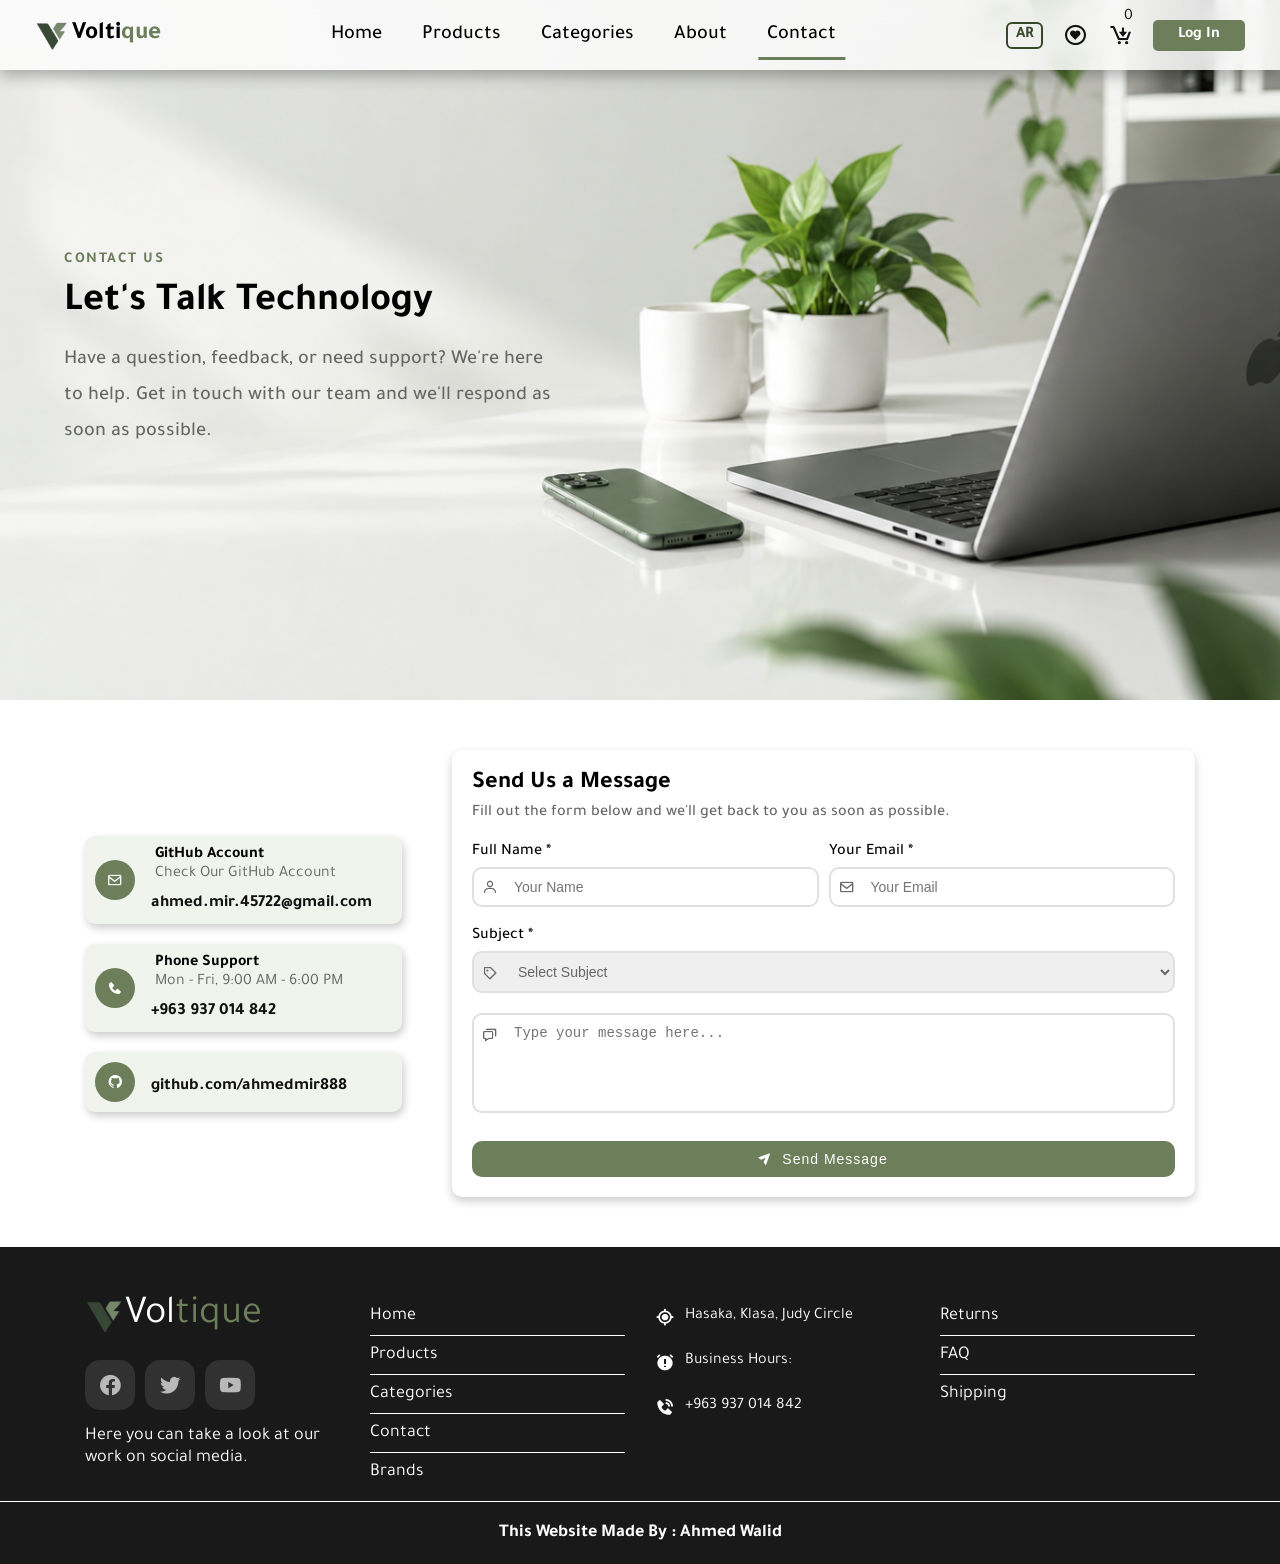
<file: pages/contact.html>
<!doctype html>
<html lang="en">
  <head>
    <meta charset="UTF-8" />
    <meta name="viewport" content="width=device-width, initial-scale=1.0" />
    <!-- Css Main File  -->
    <link rel="stylesheet" href="../css/style.css" />
    <!-- Css contact File  -->
    <link rel="stylesheet" href="../css/contact.css" />
    <!-- Google fonts link  -->
    <link rel="preconnect" href="https://fonts.googleapis.com" />
    <link rel="preconnect" href="https://fonts.gstatic.com" crossorigin />
    <link
      href="https://fonts.googleapis.com/css2?family=Tajawal:wght@200;300;400;500;700;800;900&display=swap"
      rel="stylesheet"
    />
    <!-- Box Icons link  -->
    <link
      href="https://unpkg.com/boxicons@2.1.4/css/boxicons.min.css"
      rel="stylesheet"
    />
    <title>Voltique</title>
  </head>
  <body>
    <nav class="nav">
      <div class="logo" dir="ltr">
        <img src="../imgs/Voltique-logo.png" alt="" />Volti<span>que</span>
      </div>
      <ul class="links">
        <li><a class="link" href="../index.html" data-i18n="home">Home</a></li>
        <li>
          <a class="link" href="products.html" data-i18n="products">Products</a>
        </li>
        <li>
          <a class="link" href="categories.html" data-i18n="categories"
            >Categories</a
          >
        </li>
        <li>
          <a class="link" href="about.html" data-i18n="about">About</a>
        </li>
        <li>
          <a class="link" href="contact.html" data-i18n="contact">Contact</a>
        </li>
      </ul>
      <div class="nav-icons">
        <button type="button" class="language-toggle" id="language-toggle">
          AR
        </button>
        <a href="wishlist.html" class="favorite-link">
          <i class="bx bx-heart-circle wishlist-icon"></i>
        </a>
        <a href="cart.html" class="cart-wrapper">
          <i class="bx bx-cart-download cart-icon"></i>
          <span class="cart-count">0</span>
        </a>
        <i class="bx bx-menu menu-icon"></i>
        <a href="login.html" class="log-in" data-i18n="login">Log In</a>
      </div>
    </nav>

    <section class="contact-hero">
      <div class="hero-content reveal reveal-left">
        <span class="hero-subtitle" data-i18n="contactHeroSubTitle"
          >CONTACT US</span
        >
        <h1 class="hero-title" data-i18n="contactHeroTitle">
          Let's Talk Technology
        </h1>
        <p class="hero-description" data-i18n="contactHeroDescription">
          Have a question, feedback, or need support? We're here to help. Get in
          touch with our team and we'll respond as soon as possible.
        </p>
      </div>
    </section>
    <section class="support-section">
      <div class="container">
        <div class="contact-info">
          <div class="contact-info-box">
            <div class="info-box-icon"><i class="bx bx-envelope"></i></div>
            <div class="info-box-content">
              <h4 class="info-title" data-i18n="contactSupportEmailTitle">
                Email Support
              </h4>
              <p
                class="info-description"
                data-i18n="contactSupportEmailDescription"
              >
                We'll respond within 24 hours.
              </p>
              <a href="mailto:ahmed.mir.45722@gmail.com" class="info-link"
                >ahmed.mir.45722@gmail.com</a
              >
            </div>
          </div>
          <div class="contact-info-box">
            <div class="info-box-icon"><i class="bx bxs-phone"></i></div>
            <div class="info-box-content">
              <h4 class="info-title" data-i18n="contactSupportPhoneTitle">
                Phone Support
              </h4>
              <p
                class="info-description"
                data-i18n="contactSupportPhoneDescription"
              >
                Mon - Fri, 9:00 AM - 6:00 PM
              </p>
              <a
                href="https://wa.me/963937014842"
                target="_blank"
                rel="noopener noreferrer"
                class="info-link"
                data-i18n="contactSupportPhoneNumber"
                >+963 937 014 842</a
              >
            </div>
          </div>
          <div class="contact-info-box">
            <div class="info-box-icon"><i class="bx bxl-github"></i></div>
            <div class="info-box-content">
              <h4 class="info-title" data-i18n="contactSupportGithubTitle">
                GitHub Account
              </h4>
              <p
                class="info-description"
                data-i18n="contactSupportGithubDescription"
              >
                Check Our GitHub Account
              </p>
              <a
                href="https://github.com/ahmedmir888"
                target="_blank"
                rel="noopener noreferrer"
                class="info-link"
                >github.com/ahmedmir888</a
              >
            </div>
          </div>
        </div>
        <div class="contact-meesage">
          <h1 data-i18n="contactContactMessageTitle">Send Us a Message</h1>
          <p data-i18n="contactContactMessageDescription">
            Fill out the form below and we'll get back to you as soon as
            possible.
          </p>
          <form class="contact-controls" id="contact-controls">
            <div class="user-info">
              <div class="user-name">
                <label for="user-name-input" data-i18n="contactControlsFullName"
                  >Full Name *</label
                >
                <input
                  id="user-name-input"
                  type="text"
                  class="user-name-input"
                  placeholder="Your Name"
                  required
                  data-i18n-placeholder="contactControlsNamePlaceHolder"
                />
                <i class="bx bx-user"></i>
              </div>
              <div class="user-email">
                <label
                  for="user-email-input"
                  data-i18n="contactControlsUserEmail"
                  >Email Address *</label
                >
                <input
                  id="user-email-input"
                  type="email"
                  class="user-name-input"
                  placeholder="Your Email"
                  data-i18n-placeholder="contactControlsEmailPlaceHolder"
                  required
                />
                <i class="bx bx-envelope"></i>
              </div>
            </div>
            <div class="select-div">
              <label
                for="subject-options-id"
                data-i18n="contactControlsSelectTitle"
                >Subject *</label
              >
              <i class="bx bx-purchase-tag"></i>
              <select class="subject-options" id="subject-options-id">
                <option value="" data-i18n="contactControlsSelectValue1">
                  Select Subject
                </option>
                <option value="" data-i18n="contactControlsSelectValue2">
                  Issue
                </option>
                <option value="" data-i18n="contactControlsSelectValue3">
                  questions
                </option>
              </select>
            </div>
            <div class="text-area">
              <i class="bx bx-chat"></i>
              <textarea
              id="the-text-area-box"
                placeholder="Type your message here..."
                data-i18n-placeholder="contactControlsTextArea"
              ></textarea>
            </div>
            <button class="contact-submit-btn">
              <i class="bx bxs-send"></i>
              <span data-i18n="contactControlsBtn">Send Message</span>
            </button>
          </form>
        </div>
      </div>
    </section>

    <footer class="footer" id="about">
      <div class="container">
        <div class="column">
          <div class="footer-logo" dir="ltr">
            <img src="../imgs/Voltique-logo.png" alt="" />Vol<span>tique</span>
          </div>
          <ul class="social">
            <li>
              <a href="" class="facebook">
                <i class="bx bxl-facebook-circle"></i>
              </a>
            </li>
            <li>
              <a href="" class="twitter">
                <i class="bx bxl-twitter"></i>
              </a>
            </li>
            <li>
              <a href="" class="youtube">
                <i class="bx bxl-youtube"></i>
              </a>
            </li>
          </ul>
          <p data-i18n="homeContactFooterTitle">
            Here you can take a look at our work on social media.
          </p>
        </div>
        <div class="column">
          <ul class="links">
            <li>
              <a href="../index.html" data-i18n="home">Home</a>
            </li>
            <li>
              <a href="products.html" data-i18n="products">Products</a>
            </li>
            <li>
              <a href="categories.html" data-i18n="categories">Categories</a>
            </li>
            <li>
              <a href="contact.html" data-i18n="contact">Contact</a>
            </li>
            <li>
              <a href="#" data-i18n="brandsSlider">Brands</a>
            </li>
          </ul>
        </div>
        <div class="column">
          <div class="line">
            <i class="bx bx-current-location"></i>
            <div class="info" data-i18n="homeFooterLocation">
              Hasaka, Klasa, Judy Circle
            </div>
          </div>
          <div class="line">
            <i class="bx bxs-alarm-exclamation"></i>
            <div class="info" data-i18n="homeFooterAlarm">
              Business Hours: 8:00 AM - 3:00 PM
            </div>
          </div>
          <div class="line">
            <i class="bx bxs-phone-call"></i>
            <div class="info">
              <span data-i18n="contactSupportPhoneNumber"
                >+963 937 014 842</span
              >
            </div>
          </div>
        </div>
        <div class="column">
          <ul class="links">
            <li>
              <a href="#" data-i18n="homeFooterReturns">Returns</a>
            </li>
            <li>
              <a href="#" data-i18n="homeFooterFaq">FAQ</a>
            </li>
            <li>
              <a href="pages/cart.html" data-i18n="homeFooterShipping"
                >Shipping</a
              >
            </li>
          </ul>
        </div>
      </div>
      <div class="made-by" data-i18n="footerMadeBy">
        This Website Made By : Ahmed Walid
      </div>
    </footer>
    <script src="../js/translations.js"></script>
    <script src="../js/main.js"></script>
  </body>
</html>
</file>
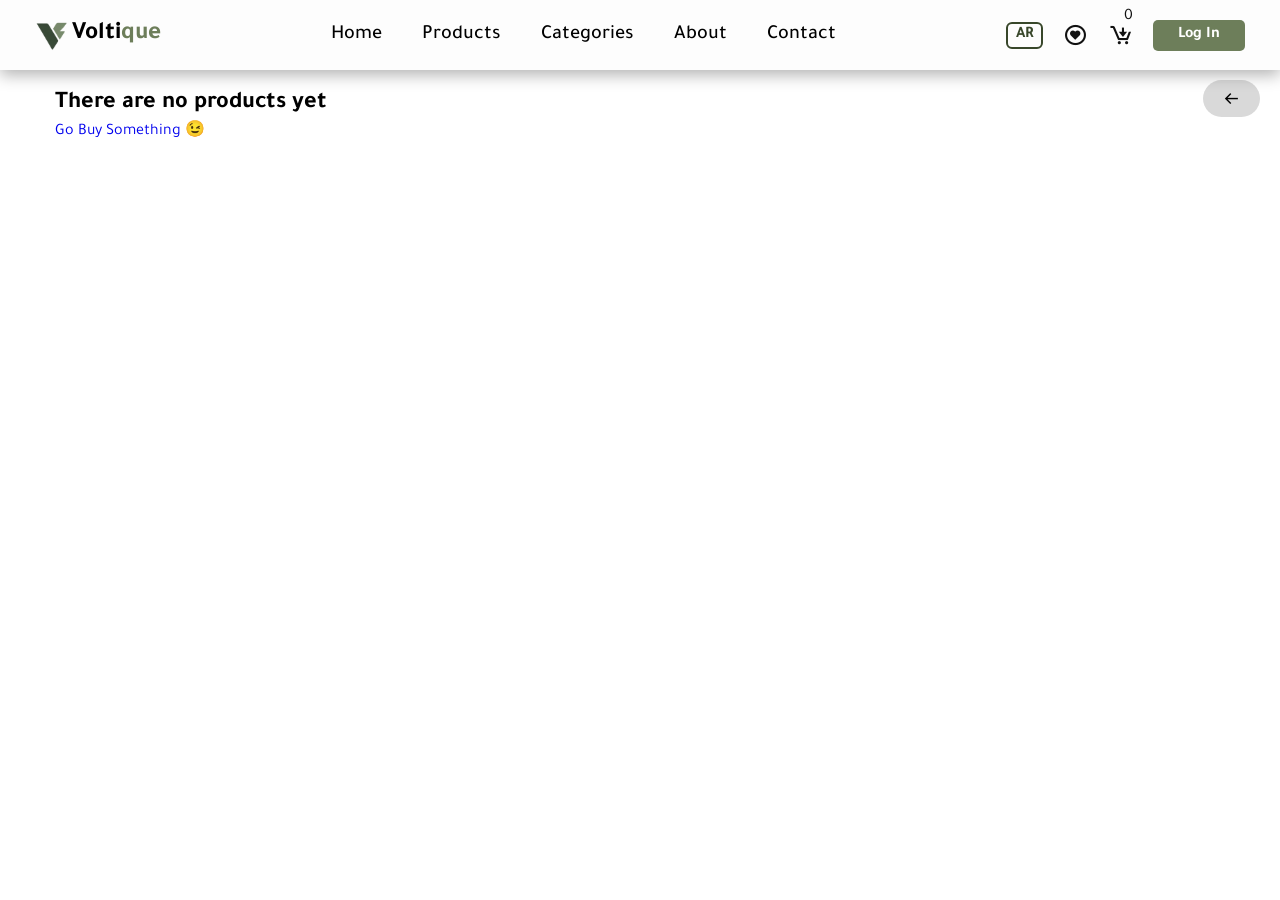
<file: pages/details.html>
<!doctype html>
<html lang="en">
  <head>
    <meta charset="UTF-8" />
    <meta name="viewport" content="width=device-width, initial-scale=1.0" />

    <!-- Main CSS -->
    <link rel="stylesheet" href="../css/style.css" />

    <!-- Product Details CSS -->
    <link rel="stylesheet" href="../css/details.css" />

    <!-- Google Fonts -->
    <link rel="preconnect" href="https://fonts.googleapis.com" />
    <link rel="preconnect" href="https://fonts.gstatic.com" crossorigin />
    <link
      href="https://fonts.googleapis.com/css2?family=Tajawal:wght@200;300;400;500;700;800;900&display=swap"
      rel="stylesheet"
    />

    <!-- Boxicons -->
    <link
      href="https://unpkg.com/boxicons@2.1.4/css/boxicons.min.css"
      rel="stylesheet"
    />

    <title>Voltique</title>
  </head>

  <body>
    <!-- Navbar -->
    <nav class="nav">
      <div class="logo" dir="ltr">
        <img src="../imgs/Voltique-logo.png" alt="" />Volti<span>que</span>
      </div>
      <ul class="links">
        <li><a class="link" href="../index.html" data-i18n="home">Home</a></li>
        <li>
          <a class="link" href="products.html" data-i18n="products">Products</a>
        </li>
        <li>
          <a class="link" href="categories.html" data-i18n="categories"
            >Categories</a
          >
        </li>
        <li>
          <a class="link" href="about.html" data-i18n="about">About</a>
        </li>
        <li>
          <a class="link" href="contact.html" data-i18n="contact">Contact</a>
        </li>
      </ul>
      <div class="nav-icons">
        <button type="button" class="language-toggle" id="language-toggle">
          AR
        </button>
        <a href="wishlist.html" class="favorite-link">
          <i class="bx bx-heart-circle wishlist-icon"></i>
        </a>
        <a href="cart.html" class="cart-wrapper">
          <i class="bx bx-cart-download cart-icon"></i>
          <span class="cart-count">0</span>
        </a>
        <i class="bx bx-menu menu-icon"></i>
        <a href="login.html" class="log-in" data-i18n="login">Log In</a>
      </div>
    </nav>

    <!-- Product Details -->
    <main class="product-details-section">
      <div class="product-details-container">
        <div class="product-image-container">
          <img class="product-details-image" src="" alt="" />
        </div>

        <div class="product-details-info">
          <span class="product-category"></span>

          <h1 class="product-name"></h1>
          <h2 class="description-title" data-i18n="productDescriptionTitle">
            Product Description :
          </h2>
          <div class="product-description"></div>

          <span class="product-price"></span>

          <div class="product-actions">
            <button class="details-add-cart-btn">
              <span data-i18n="addToCart">Add To Cart</span>
              <i class="bx bx-cart-download"></i>
            </button>
          </div>
        </div>
      </div>
      <button class="back-btn" onclick="history.back()">
        <i class="bx bx-arrow-back"></i>
      </button>
      <div class="toasted-container"></div>
    </main>

    <script src="../js/translations.js"></script>
    <script src="../js/main.js"></script>
    <script src="../js/product-data.js"></script>
    <script src="../js/details.js"></script>
  </body>
</html>
</file>
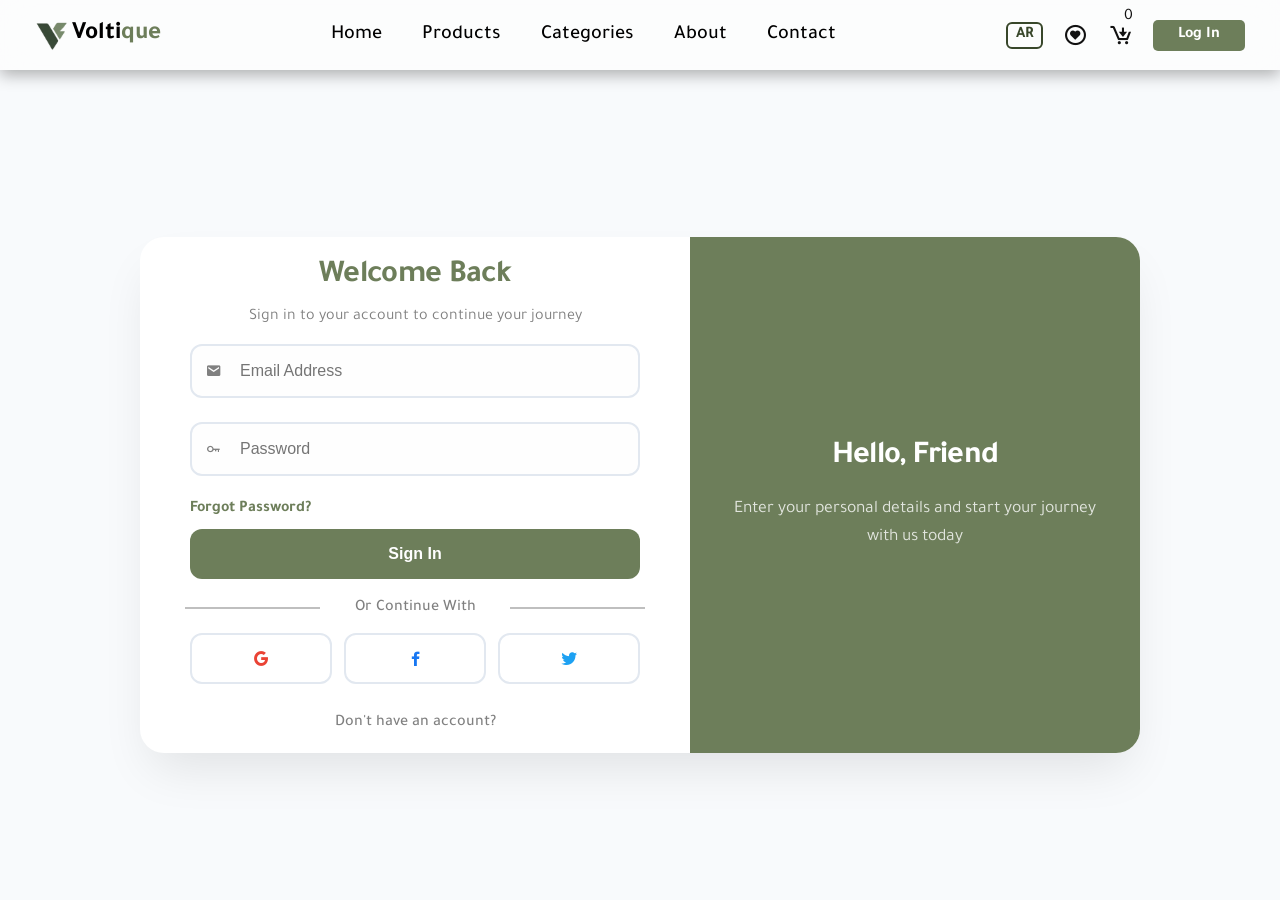
<file: pages/login.html>
<!doctype html>
<html lang="en">
  <head>
    <meta charset="UTF-8" />
    <meta name="viewport" content="width=device-width, initial-scale=1.0" />
    <!-- Css Main File  -->
    <link rel="stylesheet" href="../css/style.css" />
    <!-- login Css File  -->
    <link rel="stylesheet" href="../css/login.css" />
    <!-- Google fonts link  -->
    <link rel="preconnect" href="https://fonts.googleapis.com" />
    <link rel="preconnect" href="https://fonts.gstatic.com" crossorigin />
    <link
      href="https://fonts.googleapis.com/css2?family=Tajawal:wght@200;300;400;500;700;800;900&display=swap"
      rel="stylesheet"
    />
    <!-- Box Icons link  -->
    <link
      href="https://unpkg.com/boxicons@2.1.4/css/boxicons.min.css"
      rel="stylesheet"
    />
    <title>Voltique</title>
  </head>
  <body>
    <nav class="nav">
      <div class="logo" dir="ltr">
        <img src="../imgs/Voltique-logo.png" alt="" />Volti<span>que</span>
      </div>
      <ul class="links">
        <li><a class="link" href="../index.html" data-i18n="home">Home</a></li>
        <li>
          <a class="link" href="products.html" data-i18n="products">Products</a>
        </li>
        <li>
          <a class="link" href="categories.html" data-i18n="categories"
            >Categories</a
          >
        </li>
        <li>
          <a class="link" href="about.html" data-i18n="about">About</a>
        </li>
        <li>
          <a class="link" href="contact.html" data-i18n="contact">Contact</a>
        </li>
      </ul>
      <div class="nav-icons">
        <button type="button" class="language-toggle" id="language-toggle">
          AR
        </button>
        <a href="wishlist.html" class="favorite-link">
          <i class="bx bx-heart-circle wishlist-icon"></i>
        </a>
        <a href="cart.html" class="cart-wrapper">
          <i class="bx bx-cart-download cart-icon"></i>
          <span class="cart-count">0</span>
        </a>
        <i class="bx bx-menu menu-icon"></i>
        <a href="login.html" class="log-in" data-i18n="login">Log In</a>
      </div>
    </nav>
    <div class="main-container">
      <div class="login-container">
        <div class="form-section">
          <!-- Login Form  -->
          <div class="form-container" id="loginForm">
            <h1 class="form-title" data-i18n="loginWelcome">Welcome Back</h1>
            <p class="form-subtitle" data-i18n="loginSubtitle">
              Sign in to your account to continue your journey
            </p>

            <form action="\" id="loginFormSubmit">
              <div class="form-group">
                <input
                  id="login-email"
                  type="email"
                  class="form-control"
                  placeholder="Email Address"
                  data-i18n-placeholder="loginEmailPlaceholder"
                  required
                />
                <i class="bx bxs-envelope"></i>
              </div>
              <div class="form-group">
                <input
                  id="login-password"
                  type="password"
                  class="form-control"
                  placeholder="Password"
                  data-i18n-placeholder="loginPasswordPlaceholder"
                  required
                />
                <i class="bx bx-key"></i>
              </div>
              <div class="forgot-password">
                <a href="#" data-i18n="forgotPassword">Forgot Password ?</a>
              </div>
              <button type="submit" class="btn-primery">
                <span class="btn-text" data-i18n="loginSignIn">Sign In</span>
              </button>
            </form>
            <div class="social-login">
              <div class="social-title" data-i18n="loginOrContinue">
                Or Continue With
              </div>
              <div class="social-buttons">
                <div class="social-btn google">
                  <i class="bx bxl-google"></i>
                </div>
                <div class="social-btn facebook">
                  <i class="bx bxl-facebook"></i>
                </div>
                <div class="social-btn twitter">
                  <i class="bx bxl-twitter"></i>
                </div>
              </div>
            </div>
            <div class="form-switch" data-i18n="loginNoAccount">
              Don't have an account?
              <a href="#" data-i18n="loginCreateAccount">Create one</a>
            </div>
          </div>
        </div>
        <div class="image-section">
          <div class="floating-shapes">
            <div class="image-content">
              <h2 data-i18n="loginHelloFriend">Hello, Friend</h2>
              <p data-i18n="loginWelcomeMessage">
                Enter your personal details and start your journey with us today
              </p>
            </div>
          </div>
        </div>
      </div>
    </div>
    <script src="../js/translations.js"></script>
    <script src="../js/main.js"></script>
  </body>
</html>
</file>
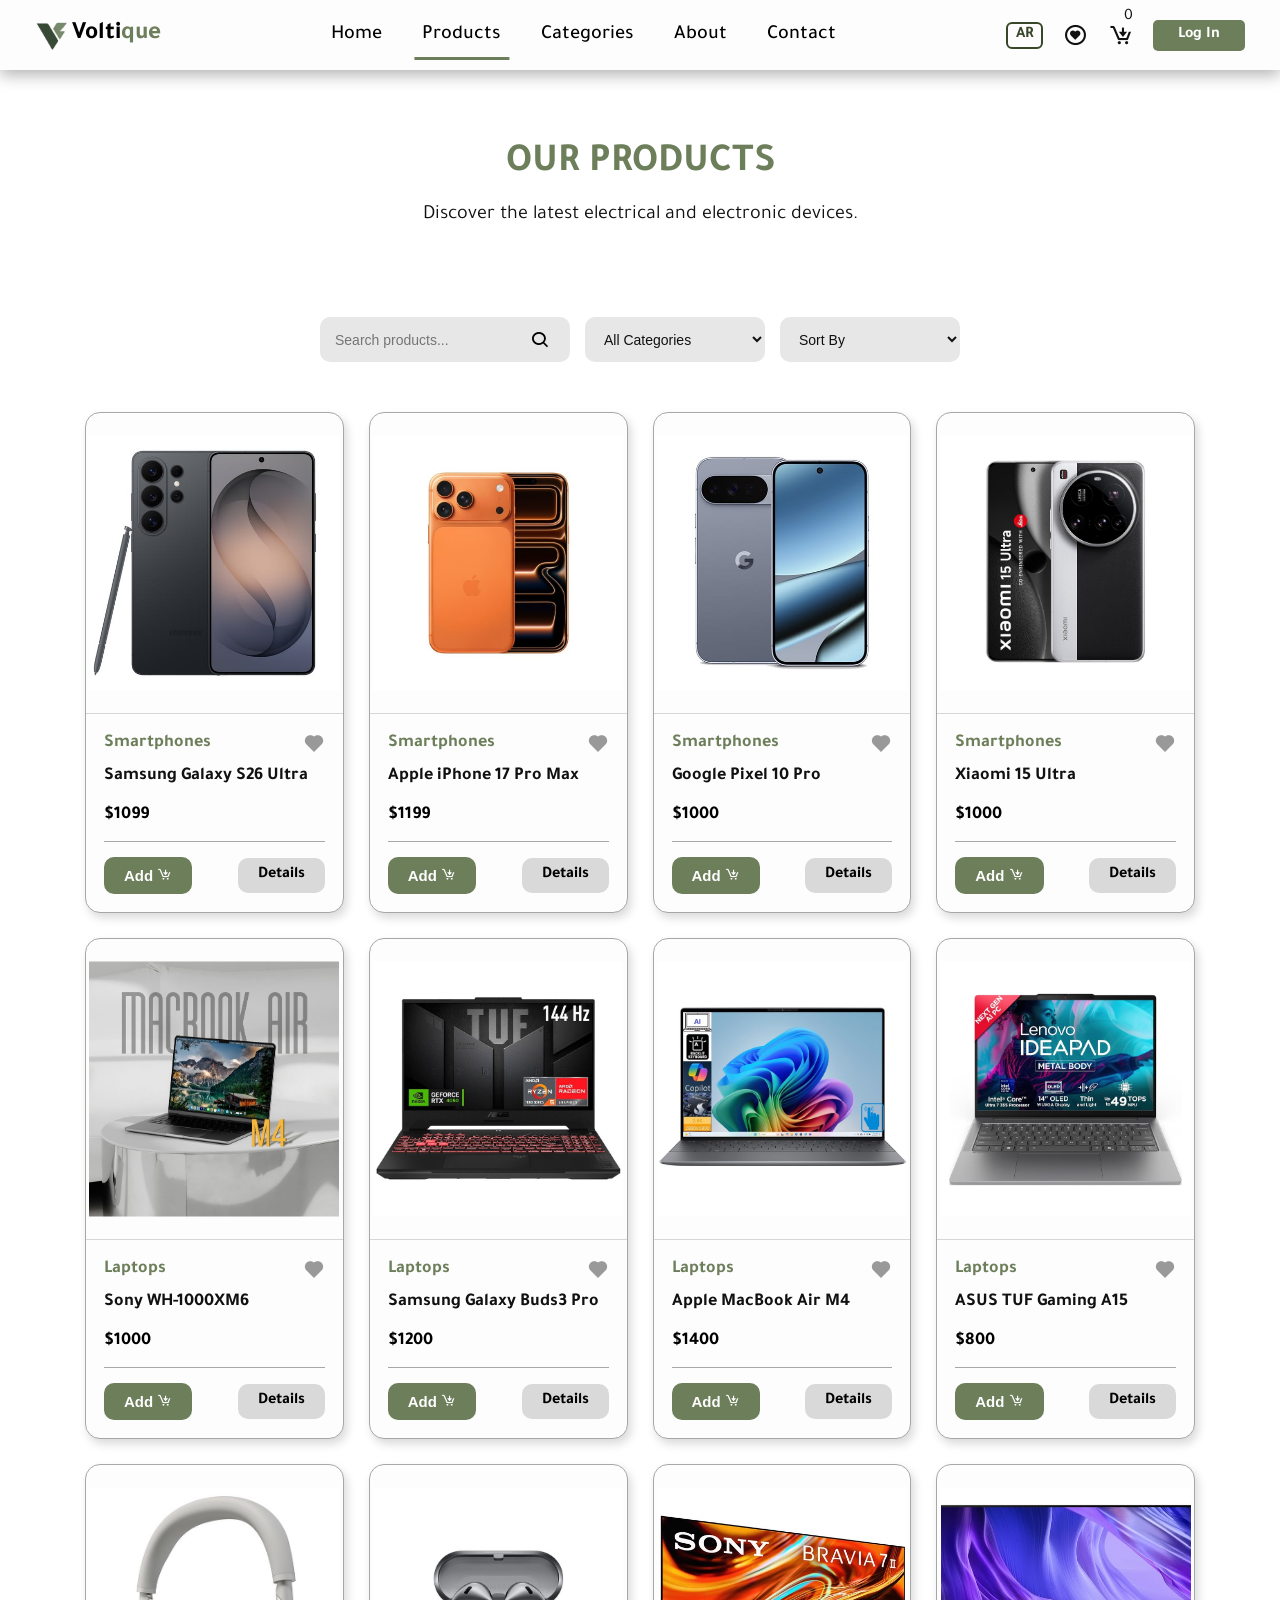
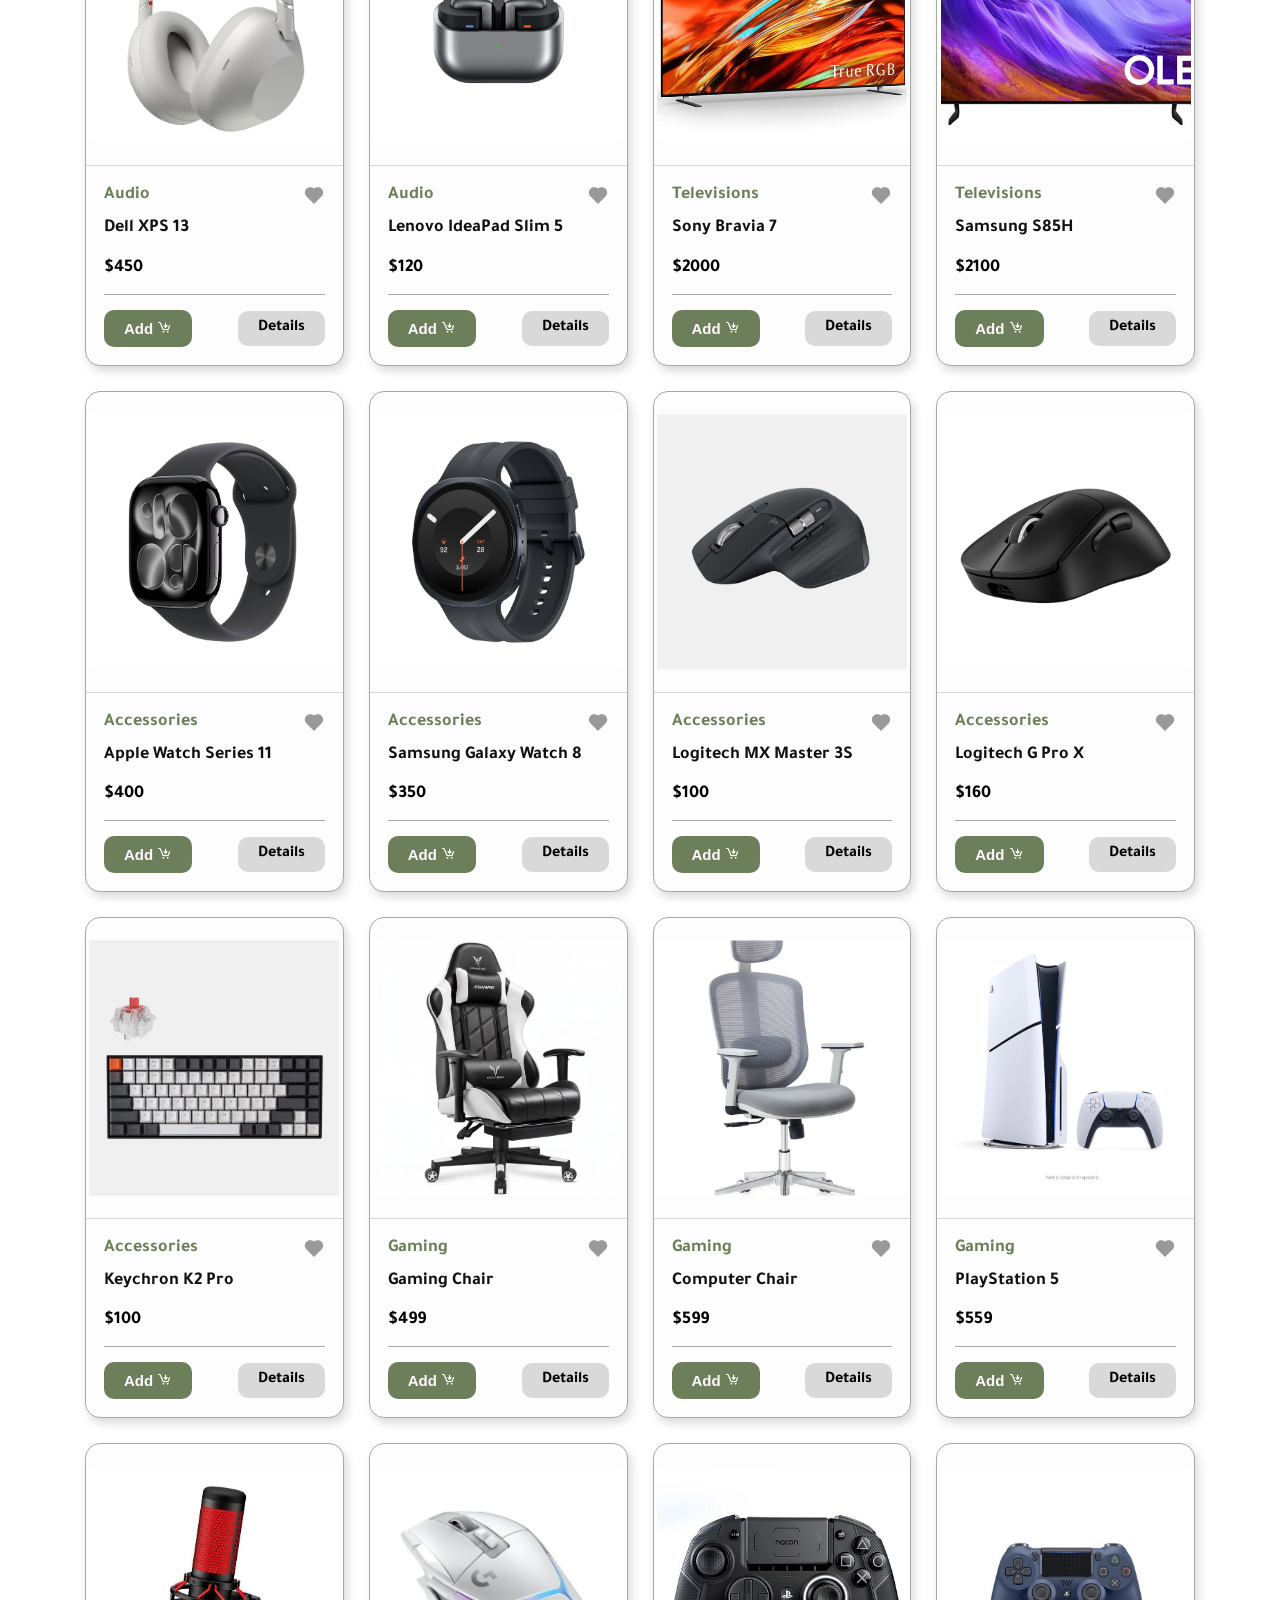
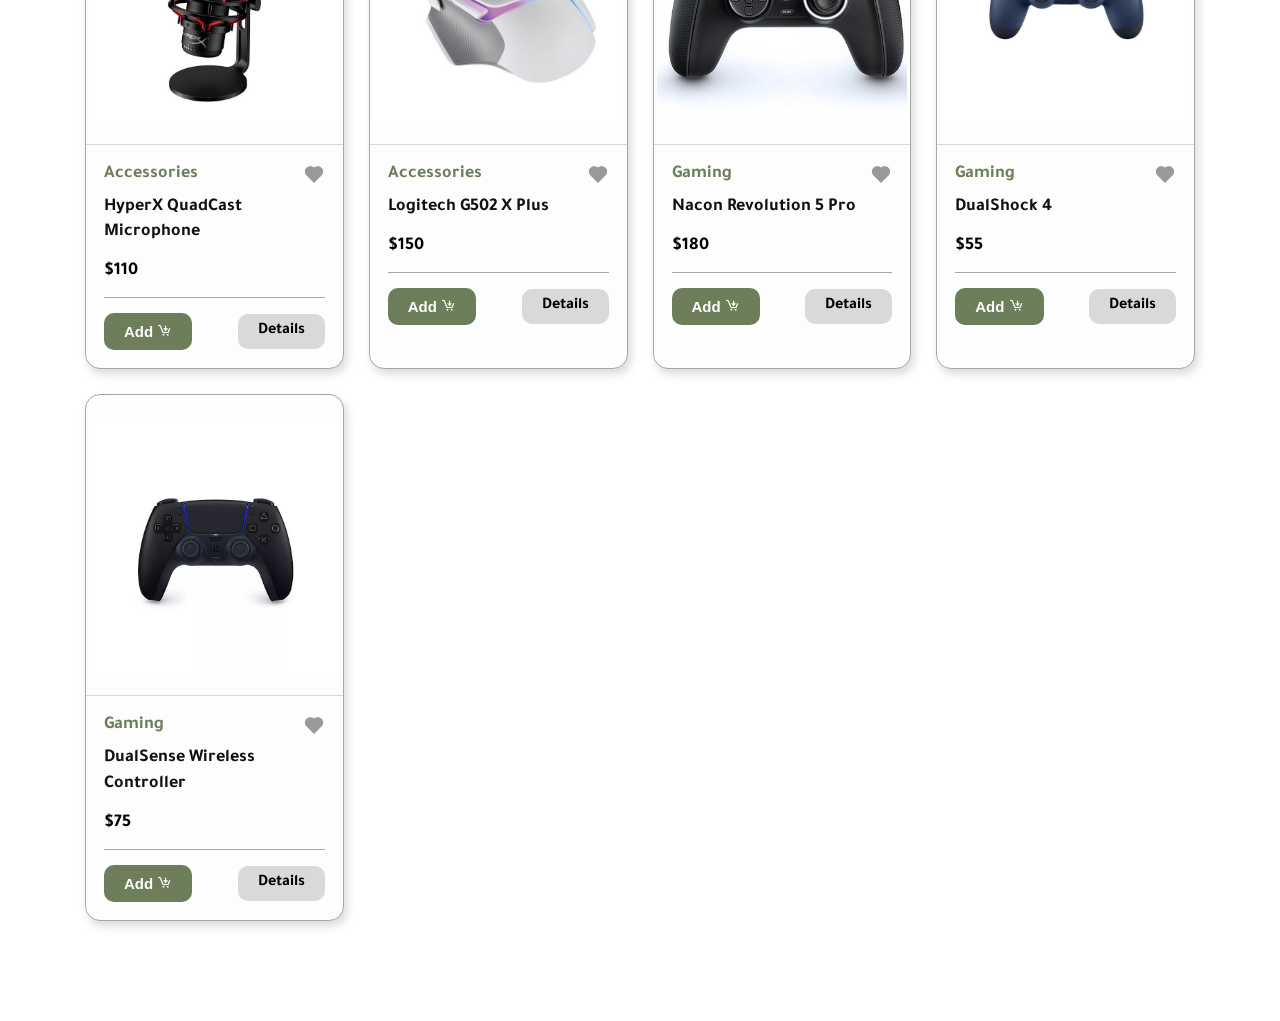
<file: pages/products.html>
<!doctype html>
<html lang="en">
  <head>
    <meta charset="UTF-8" />
    <meta name="viewport" content="width=device-width, initial-scale=1.0" />
    <!-- Css Main File  -->
    <link rel="stylesheet" href="../css/style.css" />
    <!-- Css Products file  -->
    <link rel="stylesheet" href="../css/products.css" />
    <!-- Google fonts link  -->
    <link rel="preconnect" href="https://fonts.googleapis.com" />
    <link rel="preconnect" href="https://fonts.gstatic.com" crossorigin />
    <link
      href="https://fonts.googleapis.com/css2?family=Tajawal:wght@200;300;400;500;700;800;900&display=swap"
      rel="stylesheet"
    />
    <!-- Box Icons link  -->
    <link
      href="https://unpkg.com/boxicons@2.1.4/css/boxicons.min.css"
      rel="stylesheet"
    />
    <title>Voltique</title>
  </head>
  <body>
    <nav class="nav">
      <div class="logo" dir="ltr">
        <img src="../imgs/Voltique-logo.png" alt="" />Volti<span>que</span>
      </div>
      <ul class="links">
        <li><a class="link" href="../index.html" data-i18n="home">Home</a></li>
        <li>
          <a class="link" href="products.html" data-i18n="products">Products</a>
        </li>
        <li>
          <a class="link" href="categories.html" data-i18n="categories"
            >Categories</a
          >
        </li>
        <li>
          <a class="link" href="about.html" data-i18n="about">About</a>
        </li>
        <li>
          <a class="link" href="contact.html" data-i18n="contact">Contact</a>
        </li>
      </ul>
      <div class="nav-icons">
        <button type="button" class="language-toggle" id="language-toggle">
          AR
        </button>
        <a href="wishlist.html" class="favorite-link">
          <i class="bx bx-heart-circle wishlist-icon"></i>
        </a>
        <a href="cart.html" class="cart-wrapper">
          <i class="bx bx-cart-download cart-icon"></i>
          <span class="cart-count">0</span>
        </a>
        <i class="bx bx-menu menu-icon"></i>
        <a href="login.html" class="log-in" data-i18n="login">Log In</a>
      </div>
    </nav>
    <section class="page-header">
      <div class="container">
        <h1 data-i18n="productsTitle">OUR PRODUCTS</h1>
        <p data-i18n="productsDescription">Discover the latest electrical and electronic devices.</p>
      </div>
    </section>
    <section class="products-controls">
      <div class="container">
        <div class="search-products">
          <input
            class="search-products-input"
            type="text"
            placeholder="Search products..."
            data-i18n-Placeholder="searchProducts"
          />
          <i class="bx bx-search search-products-icon"></i>
        </div>

        <div class="filter-products">
          <select class="select-category-options">
            <option value="all" data-i18n="allCategories">All Categories</option>
            <option value="smartphone" data-i18n="smartphones">Smartphones</option>
            <option value="laptop" data-i18n="laptops">Laptops</option>
            <option value="gaming" data-i18n="gaming">Gaming</option>
            <option value="television"  data-i18n="televisions">Televisions</option>
            <option value="audio" data-i18n="audio">Audio</option>
            <option value="accessories" data-i18n="accessories">Accessories</option>
          </select>
        </div>

        <div class="sort-products">
          <select class="select-product-sort">
            <option value="default" data-i18n="sortBy">Sort By</option>
            <option value="price-low" data-i18n="priceLowHigh">Price: Low to High</option>
            <option value="price-high" data-i18n="priceHighLow">Price: High to Low</option>
            <option value="name-az" data-i18n="nameAZ">Name: A to Z</option>
            <option value="name-za" data-i18n="nameZA">Name: Z to A</option>
          </select>
        </div>
      </div>
    </section>
    <section class="products-section">
      <div class="container">
        <div class="products-grid"></div>
      </div>
    </section>
    <div class="toasted-container"></div>
    <script src="../js/translations.js"></script>
    <script src="../js/main.js"></script>
    <script src="../js/product-data.js"></script>
    <script src="../js/products.js"></script>
  </body>
</html>
</file>
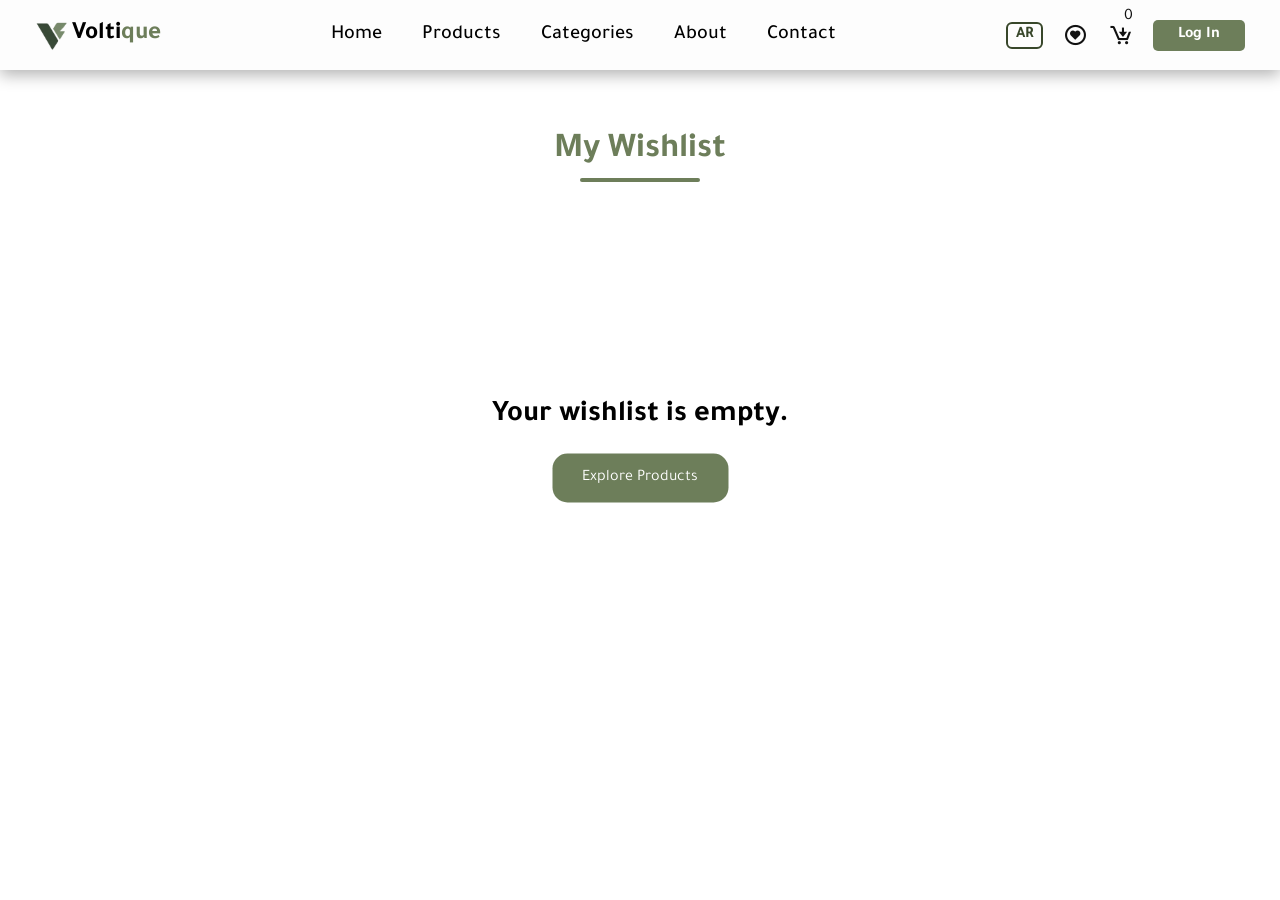
<file: pages/wishlist.html>
<!doctype html>
<html lang="en">
  <head>
    <meta charset="UTF-8" />
    <meta name="viewport" content="width=device-width, initial-scale=1.0" />
    <!-- Css Main File  -->
    <link rel="stylesheet" href="../css/style.css" />
    <link rel="stylesheet" href="../css/wishlist.css" />
    <!-- Google fonts link  -->
    <link rel="preconnect" href="https://fonts.googleapis.com" />
    <link rel="preconnect" href="https://fonts.gstatic.com" crossorigin />
    <link
      href="https://fonts.googleapis.com/css2?family=Tajawal:wght@200;300;400;500;700;800;900&display=swap"
      rel="stylesheet"
    />
    <!-- Box Icons link  -->
    <link
      href="https://unpkg.com/boxicons@2.1.4/css/boxicons.min.css"
      rel="stylesheet"
    />
    <title>Voltique</title>
  </head>
  <body>
    <nav class="nav">
      <div class="logo" dir="ltr">
        <img src="../imgs/Voltique-logo.png" alt="" />Volti<span>que</span>
      </div>
      <ul class="links">
        <li><a class="link" href="../index.html" data-i18n="home">Home</a></li>
        <li>
          <a class="link" href="products.html" data-i18n="products">Products</a>
        </li>
        <li>
          <a class="link" href="categories.html" data-i18n="categories"
            >Categories</a
          >
        </li>
        <li>
          <a class="link" href="about.html" data-i18n="about">About</a>
        </li>
        <li>
          <a class="link" href="contact.html" data-i18n="contact">Contact</a>
        </li>
      </ul>
      <div class="nav-icons">
        <button type="button" class="language-toggle" id="language-toggle">
          AR
        </button>
        <a href="wishlist.html" class="favorite-link">
          <i class="bx bx-heart-circle wishlist-icon"></i>
        </a>
        <a href="cart.html" class="cart-wrapper">
          <i class="bx bx-cart-download cart-icon"></i>
          <span class="cart-count">0</span>
        </a>
        <i class="bx bx-menu menu-icon"></i>
        <a href="login.html" class="log-in" data-i18n="login">Log In</a>
      </div>
    </nav>

    <section class="wishlist-section">
      <h1 class="main-title" data-i18n="wishlistTitle">My Wishlist</h1>
      <div class="wishlist-grid"></div>
    </section>
    <script src="../js/translations.js"></script>
    <script src="../js/main.js"></script>
    <script src="../js/product-data.js"></script>
    <script src="../js/wishlist.js"></script>
  </body>
</html>
</file>
<file: css/style.css>
:root {
  --white: #fdfdfd;
  --gray: #a4a9a5;
  --sage: #6d7e5a;
  --dark-green: #38472a;
  --black: #111111;
}

* {
  padding: 0;
  margin: 0;
  box-sizing: border-box;
}
html {
  scroll-behavior: smooth;
}

body {
  font-family: "Tajawal", sans-serif;
}
a {
  text-decoration: none;
}
li {
  list-style: none;
}

.container {
  width: 100%;
  max-width: 1170px;
  margin: 0 auto;
  padding: 0 30px;
}

.main-title {
  font-size: 35px;
  text-align: center;
  position: relative;
  margin-bottom: 30px;
  color: var(--sage);
}

.main-title::before {
  content: "";
  position: absolute;
  width: 120px;
  height: 4px;
  background-color: var(--sage);
  border-radius: 10px;
  bottom: -10px;
  left: 50%;
  transform: translateX(-50%);
}
.main-paragraph {
  font-size: 20px;
  text-align: center;
  margin-bottom: 50px;
  letter-spacing: 0.5px;
  color: #666666;
}

@media (max-width: 768px) {
  .main-title {
    font-size: 25px;
  }
  .main-title::before {
    width: 100px;
    height: 3px;
  }
  .main-paragraph {
    font-size: 16px;
  }
}

.reveal {
  opacity: 0;
  transition:
    opacity 1s ease,
    transform 1s ease;
}
.reveal-left {
  transform: translateX(-50px);
}
.reveal-right {
  transform: translateX(50px);
}
.reveal-up {
  transform: translateY(40px);
}
.reveal-show {
  opacity: 1;
  transform: translate(0, 0);
}

/* Start Nav  */
.nav {
  position: fixed;
  top: 0;
  left: 0;
  display: flex;
  justify-content: space-between;
  align-items: center;
  width: 100%;
  box-shadow: 0 5px 15px rgba(0 0 0 / 0.3);
  background-color: rgba(253, 253, 253, 0.85);
  backdrop-filter: blur(15px);
  padding: 0 35px;
  z-index: 10000;
}
@media (max-width: 768px) {
  .nav {
    padding: 0 20px;
  }
}

.nav .logo {
  font-size: 25px;
  font-weight: 700;
  height: 70px;
  display: flex;
  justify-content: center;
  align-items: center;
  direction: ltr;
  unicode-bidi: isolate;
}
.nav .logo span {
  color: var(--sage);
}
.nav .logo img {
  width: 35px;
  height: 35px;
  object-fit: cover;
  margin-right: 2px;
}
.nav .links {
  display: flex;
}
.nav .links .link {
  position: relative;
  display: flex;
  justify-content: center;
  align-items: center;
  height: 70px;
  font-size: 20px;
  font-weight: 500;
  color: black;
  padding: 0 20px;
  overflow: hidden;
}
@media (min-width: 769px) {
  .nav .links .link::before {
    content: "";
    position: absolute;
    width: 0;
    height: 3px;
    bottom: 10px;
    left: 50%;
    transform: translateX(-50%);
    background-color: #6d7e5a;
    transition: all 0.3s ease;
  }
  .nav .links .link:hover::before {
    width: 80%;
  }
  .nav .links .link.active::before {
    width: 80%;
  }
}

.nav .nav-icons {
  display: flex;
  justify-content: center;
  align-items: center;
  height: 70px;
  gap: 20px;
}
.language-toggle {
  border: 2px solid var(--dark-green);
  background-color: transparent;
  color: var(--dark-green);
  padding: 2px 8px;
  border-radius: 6px;
  font-family: inherit;
  font-size: 16px;
  font-weight: 600;
  cursor: pointer;
  transition: 0.3s ease;
}
.language-toggle:hover {
  background-color: var(--dark-green);
  color: #fff;
}
.nav-icons .log-in {
  display: flex;
  justify-content: center;
  align-items: center;
  font-size: 16px;
  font-weight: 600;
  padding: 6px 25px;
  background-color: var(--sage);
  border-radius: 5px;
  color: white;
  text-align: center;
  transition: 0.3s ease;
}
.nav-icons .log-in:hover {
  background-color: var(--dark-green);
}
.nav-icons i {
  font-size: 25px;
  color: var(--black);
  transition: all 0.3s;
  cursor: pointer;
}

.nav-icons i:hover {
  color: var(--sage);
}

.favorite-link {
  display: flex;
  justify-content: center;
  align-items: center;
}

.nav .nav-icons .cart-wrapper {
  display: flex;
  justify-content: center;
  align-items: center;
  position: relative;
}
.nav .nav-icons .cart-wrapper span {
  position: absolute;
  top: -15px;
  right: 0px;
  color: var(--black);
}
.nav-icons .menu-icon {
  display: none;
}
@media (max-width: 992px) {
  .nav .links .link {
    font-size: 16px;
    padding: 0px 15px;
  }
  .nav .logo {
    font-size: 22px;
  }
  .nav .logo img {
    width: 30px;
    height: 30px;
  }
  .language-toggle {
    font-size: 14px;
    padding: 0px 6px;
  }
  .nav-icons a i {
    font-size: 20px;
  }
  .nav-icons .log-in {
    font-size: 14px;
    padding: 5px 10px;
  }
}
@media (max-width: 768px) {
  .nav .logo {
    font-size: 25px;
  }
  .nav .logo img {
    width: 25px;
    height: 25px;
  }
  .nav .links {
    display: none;
  }
  .nav .links.open,
  .nav .links.closing {
    position: absolute;
    display: flex;
    flex-direction: column;
    width: 100%;
    top: 70px;
    left: 0;
    justify-content: center;
    align-items: center;
    background: rgba(109, 126, 90, 80%);
    border-bottom-left-radius: 20px;
    border-bottom-right-radius: 20px;
    overflow: hidden;
  }
  .nav .links.open {
    animation: nav-to-down 0.5s ease forwards;
  }
  .nav .links.closing {
    animation: nav-to-up 0.5s ease forwards;
    pointer-events: none;
  }
  @keyframes nav-to-down {
    from {
      top: 60px;
      opacity: 0;
    }
    to {
      top: 70px;
      opacity: 1;
    }
  }
  @keyframes nav-to-up {
    from {
      top: 70px;
      opacity: 1;
    }
    to {
      top: 60px;
      opacity: 0;
    }
  }
  .nav .links.open li,
  .nav .links.closing li {
    width: 100%;
    transition: 0.3s;
  }
  .nav .links.open .link,
  .nav .links.closing .link {
    font-size: 15px;
    color: white;
    font-weight: bold;
    height: 50px;
    padding: 0 10px;
  }
  .nav .links.open li:hover {
    background-color: var(--dark-green);
  }

  .nav .nav-icons {
    gap: 10px;
  }
  .nav .nav-icons .cart-wrapper span {
    top: -12px;
  }
  .nav-icons .log-in {
    font-size: 14px;
    padding: 6px 10px;
  }
  .nav-icons a i {
    font-size: 22px;
  }

  .nav-icons .menu-icon {
    display: inline;
    font-size: 22px;
  }
}

/* Small Mobile Screen  */
@media (max-width: 450px) {
  .nav {
    padding: 0 15px;
  }
  .nav .logo {
    font-size: 21px;
    white-space: nowrap;
  }
  .nav .logo img {
    width: 24px;
    height: 24px;
    transform: translateY(-3px);
  }
  .nav .nav-icons {
    gap: 8px;
  }
  .nav .nav-icons a i,
  .nav .nav-icons .menu-icon {
    font-size: 20px;
  }
  .nav .nav-icons .log-in {
    font-size: 12px;
    padding: 5px 7px;
    white-space: nowrap;
  }
}
@media (max-width: 320px) {
  .nav {
    padding: 0 8px;
  }
  .nav .logo {
    font-size: 18px;
  }
  .nav .logo img {
    width: 20px;
    height: 20px;
  }
  .nav .nav-icons {
    gap: 5px;
  }
  .nav .nav-icons a i,
  .nav .nav-icons .menu-icon {
    font-size: 18px;
  }
  .nav .nav-icons .log-in {
    font-size: 10px;
    padding: 4px;
  }
}

/* End Nav  */

/* Start hero section */
.hero-section {
  position: relative;
}
.hero-section .container {
  display: flex;
  justify-content: space-between;
  align-items: center;
  height: 100vh;
  gap: 20px;
}
.hero-section .hero-content {
  width: 100%;
  max-width: 500px;
}
.hero-content .hero-section-title {
  margin-bottom: 25px;
  color: var(--sage);
  font-size: 38px;
}
.hero-content .hero-section-description {
  margin-bottom: 40px;
  font-size: 20px;
  line-height: 1.8;
  letter-spacing: 0.5px;
  font-weight: 500;
}
.hero-content a {
  padding: 14px 30px;
  font-size: 15px;
  border: none;
  border-radius: 20px;
  background-color: var(--sage);
  color: var(--white);
  box-shadow: 3px 5px 10px rgba(0 0 0 / 0.3);
  transition: all 0.3s ease;
}
.hero-content a:hover {
  background-color: var(--dark-green);
  box-shadow: 5px 8px 12px rgba(0 0 0 / 0.4);
}
.hero-content a span {
  font-weight: 500;
}
.hero-content a i {
  margin-left: 5px;
}
.hero-section .hero-img {
  width: 100%;
  max-width: 500px;
  height: 450px;
  overflow: hidden;
  border-radius: 10px;
}
.hero-img img {
  width: 100%;
  height: 100%;
  object-fit: cover;
  display: block;
  transition: transform 0.3s;
}
.hero-img:hover img {
  transform: scale(1.02);
}
@media (max-width: 992px) {
  .hero-section .container {
    justify-content: center;
  }
  .hero-content h1 {
    font-size: 30px;
  }
  .hero-content p {
    font-size: 18px;
  }
  .hero-content button {
    font-size: 15px;
    padding: 12px 25px;
  }
  .hero-section .hero-img {
    max-width: 400px;
    height: 330px;
  }
}

@media (max-width: 768px) {
  .hero-section {
    margin-bottom: 50px;
  }
  .hero-section .container {
    flex-direction: column;
    height: auto;
    min-height: 100vh;
    padding-top: 100px;
    padding-bottom: 30px;
    gap: 40px;
  }
  .hero-content {
    text-align: center;
    order: 2;
  }
  .hero-section .hero-img {
    width: 100%;
    max-width: 400px;
    height: 370px;
  }
}
/* End hero section */

.products {
  position: relative;
  margin-bottom: 50px;
}
.products .container {
  display: grid;
  grid-template-columns: repeat(auto-fill, minmax(250px, 1fr));
  gap: 20px;
  margin-top: 70px;
  margin-bottom: 50px;
}
.products .product-card {
  border-radius: 20px;
  background-color: var(--white);
  box-shadow: 3px 5px 10px rgba(0 0 0 / 0.3);
  transition:
    transform 0.3s ease,
    box-shadow 0.3s ease;
  overflow: hidden;
  cursor: pointer;
}
.products .product-card:hover {
  transform: translateY(-5px);
  box-shadow: 4px 7px 12px rgba(0 0 0 / 0.4);
}
.products .product-img {
  width: 100%;
  height: 250px;
  overflow: hidden;
}
.products .product-img img {
  width: 100%;
  height: 100%;
  object-fit: cover;
  display: block;
}
@media (max-width: 768px) {
  .products .product-img {
    height: 350px;
  }
}
.products .product-info {
  padding: 15px;
  position: relative;
}
.product-info h2 {
  text-align: center;
  font-size: 20px;
  margin-bottom: 15px;
  padding-bottom: 15px;
  color: var(--sage);
  border-bottom: 2px solid var(--gray);
}

.product-info .price {
  font-size: 20px;
  font-weight: 700;
}
.product-card .feature-product-link-div {
  display: flex;
  justify-content: flex-start;
  align-items: center;
  margin-top: 15px;
}
.feature-product-link-div .feature-product-link {
  display: flex;
  justify-content: center;
  align-items: center;
  gap: 5px;
  padding: 10px;
  border-radius: 15px;
  background-color: #e6e6e6;
  color: var(--black);
  font-size: 16px;
  font-weight: 500;
  box-shadow: 2px 4px 8px rgba(0 0 0 / 0.3);
  transition: 0.3s;
}
.feature-product-link:hover {
  background-color: var(--sage);
  color: white;
}
html[dir="rtl"] .feature-product-link i {
  transform: rotate(180deg);
}
.feature-product-link:hover i {
  animation: arrow-move 1s linear infinite;
}
@keyframes arrow-move {
  0%,
  100% {
    transform: translateX(0);
  }
  50% {
    transform: translateX(5px);
  }
}

/* RTL Animation */

html[dir="rtl"] .feature-product-link:hover i {
  animation: arrow-move-rtl 1s linear infinite;
}
@keyframes arrow-move-rtl {
  0%,
  100% {
    transform: rotate(180deg) translateX(0);
  }
  50% {
    transform: rotate(180deg) translateX(5px);
  }
}

.products .all-products-link {
  display: flex;
  justify-content: center;
}
.products .all-products-link a {
  font-size: 25px;
  font-weight: bold;
  color: var(--white);
  background-color: var(--sage);
  padding: 8px 30px;
  border-radius: 20px;
  transition: 0.3s;
}
.products .all-products-link a:hover {
  background-color: var(--dark-green);
}
/* End Products  */

/* Start Categories */
.categories {
  position: relative;
  margin-bottom: 60px;
  padding: 40px 0;
}
.categories .container {
  display: grid;
  grid-template-columns: repeat(auto-fill, minmax(250px, 1fr));
  gap: 30px;
}
.categories .card {
  position: relative;
  border: 1px solid var(--gray);
  overflow: hidden;
  border-radius: 20px;
  transition: all 0.3s;
  box-shadow: 3px 5px 10px rgba(0 0 0 / 0.3);
  cursor: pointer;
}
.categories .card:hover {
  transform: translateY(-5px);
  box-shadow: 4px 7px 12px rgba(0 0 0 / 0.4);
}
.categories .card-img {
  position: relative;
  width: 100%;
  height: 250px;
  overflow: hidden;
}
@media (max-width: 768px) {
  .categories .card-img {
    height: 320px;
  }
}
.categories .card-img img {
  width: 100%;
  height: 100%;
  object-fit: cover;
  display: block;
  transition: transform 0.3s ease;
}
.categories .card:hover .card-img img {
  transform: scale(1.04);
}
.categories .card-info {
  text-align: center;
  padding: 20px;
  transition: 0.3s;
}
.categories .card-info h2 {
  font-size: 18px;
}
.categories .card:hover .card-info {
  background-color: var(--sage);
  color: var(--white);
}

/* End Categories */

/* Start Products  */
/* start special-offer  */
.special-offer {
  background-color: var(--sage);
  text-align: center;
  color: var(--white);
  padding: 30px 20px;
  margin-bottom: 100px;
}
.special-offer h1 {
  margin-bottom: 15px;
}
.special-offer p {
  margin-bottom: 15px;
  font-size: 20px;
}
.special-offer a {
  font-size: 20px;
  color: var(--black);
  background-color: white;
  border-radius: 10px;
  padding: 4px 15px;
  transition: 0.3s;
}
.special-offer a:hover {
  background-color: var(--gray);
  color: var(--white);
}

/* End special-offer  */

/* start chose section  */
.choose-us {
  position: relative;
  margin-bottom: 100px;
}
.choose-us .container {
  display: grid;
  grid-template-columns: repeat(auto-fill, minmax(250px, 1fr));
  gap: 30px;
  background-color: #e7e7e7;
  padding: 20px;
  border-radius: 10px;
}
.choose-us .box {
  padding: 10px 0;
  text-align: center;
  background-color: var(--white);
  border-radius: 20px;
  color: var(--black);
  transition: all 0.3s ease;
  cursor: pointer;
}
.choose-us .box:hover {
  background-color: var(--sage);
  color: var(--white);
  transform: translateY(-5px);
}
.choose-us .box i {
  font-size: 22px;
}
/* end chose section  */

/* start brands section  */
.brands-slider {
  width: 100%;
  overflow: hidden;
  background-color: var(--black, #000);
  padding: 20px 0;
  margin-bottom: 100px;
  direction: ltr;
}

.brands-track {
  display: flex;
  width: max-content;
  gap: 0;
  animation: scrollBrands 15s linear infinite;
}

.brands-group {
  display: flex;
  flex-shrink: 0;
  gap: 30px;
  padding-right: 30px;
}

.brands-slider .brand {
  color: var(--white, #fff);
  flex: 0 0 180px;

  display: flex;
  align-items: center;
  justify-content: center;

  padding: 10px 0;

  font-size: 20px;
  font-weight: 600;
  white-space: nowrap;

  cursor: pointer;
  border-radius: 20px;

  transition: 0.3s;
}

.brands-slider .brand:hover {
  background-color: var(--white, #fff);
  color: var(--black, #000);
}

@keyframes scrollBrands {
  from {
    transform: translateX(0);
  }
  to {
    transform: translateX(-50%);
  }
}

.brands-slider:hover .brands-track {
  animation-play-state: paused;
}
/* end brands section  */

/* start contact */
.contact {
  position: relative;
  margin-bottom: 100px;
}
.contact .container {
  text-align: center;
  padding: 20px 0;
}
.contact h1 {
  color: var(--sage);
  letter-spacing: 1.5px;
  margin-bottom: 10px;
}
.contact p {
  color: var(--black);
  font-size: 20px;
  margin-bottom: 15px;
}
.contact .info-div {
  display: flex;
  justify-content: center;
  align-items: center;
  gap: 20px;
}
.contact input {
  width: 400px;
  padding: 10px;
  border: none;
  border-radius: 20px;
  text-align: center;
  font-size: 16px;
  background-color: #ededed;
  color: black;
  transition: 0.3s ease;
}
.contact input::placeholder {
  transition: 0.3s;
}
.contact input:focus {
  outline: none;
  width: 500px;
}
.contact input:focus::placeholder {
  opacity: 0;
}
.contact button {
  padding: 10px 15px;
  border: none;
  border-radius: 20px;
  font-size: 16px;
  cursor: pointer;
  transition: 0.3s;
}
.contact button:hover {
  background-color: var(--black);
  color: var(--white);
}
@media (max-width: 768px) {
  .contact .info-div {
    flex-direction: column;
  }
  .contact input {
    width: 200px;
  }
  .contact input:focus {
    width: 250px;
  }
}
/* end contact */

/* start footer */
.footer {
  position: relative;
  background-color: #191919;
  padding: 50px 0 0;
}
.footer .container {
  display: grid;
  grid-template-columns: repeat(auto-fill, minmax(250px, 1fr));
  gap: 30px;
  margin-bottom: 10px;
}
.footer .footer-logo {
  display: flex;
  justify-content: flex-start;
  align-items: center;
  color: white;
  font-size: 40px;
  margin: -5px 0 20px;
  direction: ltr;
  unicode-bidi: isolate;
}

html[dir="rtl"] .footer .footer-logo {
  justify-content: flex-end;
}
.footer-logo img {
  width: 40px;
  height: 40px;
}
@media (max-width: 768px) {
  .footer .footer-logo {
    justify-content: center;
  }
}
@media (max-width: 768px) {
  html[dir="rtl"] .footer .footer-logo {
    justify-content: center;
  }
}
.footer .footer-logo span {
  color: var(--sage);
}
.footer .column p {
  color: var(--white);
  font-size: 18px;
}
.footer .social {
  display: flex;
  margin-bottom: 15px;
}
.footer .social li {
  margin-right: 10px;
}
.footer .social a {
  background-color: #313131;
  color: #b9b9b9;
  display: inline-flex;
  justify-content: center;
  align-items: center;
  width: 50px;
  height: 50px;
  font-size: 25px;
  border-radius: 15px;
  transition: 0.3s ease;
}
.footer .social .facebook:hover {
  background-color: #1877f2;
  color: var(--white);
}
.footer .social .twitter:hover {
  background-color: #1da1f2;
  color: var(--white);
}
.footer .social .youtube:hover {
  background-color: #ff0000;
  color: var(--white);
}

.footer .column .links li {
  padding: 8px 0;
  transition: 0.3s ease;
}
.footer .column .links li:not(:last-child) {
  border-bottom: 1px solid var(--white);
}
.footer .column .links li a {
  color: white;
  transition: 0.3s;
  position: relative;
  font-size: 18px;
}
.footer .column .links li:hover a {
  color: var(--sage);
  padding-left: 15px;
}

.footer .column .line {
  color: var(--white);
  display: flex;
  gap: 10px;
  margin: 10px 0 25px;
}
.footer .column .line i {
  font-size: 20px;
}
.footer .made-by {
  padding: 20px 0;
  border-top: 1px solid var(--white);
  text-align: center;
  color: var(--white);
  font-size: 18px;
  font-weight: 600;
}

@media (max-width: 768px) {
  .footer .column {
    text-align: center;
  }
  .footer .column .social {
    justify-content: center;
  }
  .footer .column .line {
    justify-content: center;
  }
}
/* end footer */
</file>
<file: css/about.css>
.our-story {
  background-color: #fdfdfd;
  overflow: hidden;
  padding: 140px 0 120px;
}
.our-story .container {
  display: grid;
  grid-template-columns: 1fr 1fr;
  align-items: center;
  gap: 60px;
}

.story-content {
  max-width: 540px;
}
.section-subtitle {
  display: inline-block;
  margin-bottom: 18px;
  color: #6d7e5a;
  font-size: 14px;
  font-weight: 700;
  letter-spacing: 3px;
}
.story-title {
  margin-bottom: 24px;
  color: #111111;
  font-size: clamp(32px, 4vw, 48px);
  font-weight: 700;
  line-height: 1.25;
}
.story-title span {
  display: block;
  color: #6d7e5a;
}
.story-description {
  margin-bottom: 16px;
  color: #666666;
  font-size: 16px;
  line-height: 1.9;
}
.story-btn {
  display: inline-flex;
  align-items: center;
  gap: 8px;
  margin-top: 14px;
  padding: 14px 24px;
  border: 1px solid #9f9f9f;
  border-radius: 10px;
  color: #a5a5a5;
  font-size: 15px;
  font-weight: 600;
  text-decoration: none;
  transition:
    background-color 0.3s ease,
    color 0.3s ease,
    transform 0.3s ease,
    border-color 0.3s ease;
}
.story-btn i {
  font-size: 20px;
  transition: transform 0.3s ease;
}
html[dir="rtl"] .story-btn i {
  transform: rotate(180deg);
}
.story-btn:hover {
  background-color: transparent;
  color: #38472a;
  border-color: #111111;
}
.story-btn:hover i {
  transform: translateX(4px);
  animation: arrow-move 0.7s linear infinite;
}
@keyframes arrow-move {
  0%,
  100% {
    transform: translateX(0);
  }
  50% {
    transform: translateX(5px);
  }
}
html[dir="rtl"] .story-btn:hover i {
  transform: translateX(4px);
  animation: arrow-move-rtl 0.7s linear infinite;
}
@keyframes arrow-move-rtl {
  0%,
  100% {
    transform: translateX(0) rotate(180deg);
  }
  50% {
    transform: translateX(-5px) rotate(180deg);
  }
}
.story-img {
  position: relative;
  padding: 20px;
  border-radius: 16px;
  background-color: #f1f3ed;
}
.story-img img {
  display: block;
  width: 100%;
  aspect-ratio: 4/3;
  border-radius: 10px;
  object-fit: cover;
}

@media (max-width: 991px) {
  .our-story {
    padding: 140px 0 0;
  }
}

@media (max-width: 768px) {
  .our-story .container {
    grid-template-columns: 1fr;
    gap: 32px;
    text-align: center;
  }
  .story-content {
    max-width: 100%;
  }
  .story-title {
    font-size: clamp(30px, 7vw, 40px);
  }
  .story-description {
    font-size: 15px;
  }
  .story-img {
    padding: 12px;
  }
}
@media (max-width: 375px) {
  .story-title {
    font-size: 30px;
  }
  .story-btn {
    padding: 12px 16px;
    font-size: 14px;
  }
}
/* Start Our Vision and Mission  */

.our-vision-mission {
  margin-bottom: 60px;
  padding: 60px 0;
  background-color: #fdfdfd;
}
.ourVision-content {
  display: flex;
  flex-direction: column;
  align-items: center;
  text-align: center;
  gap: 12px;
  padding: 0 20px;
  margin: 0 auto 40px;
  max-width: 750px;
}
.ourVision-content .ourVision-subtitle {
  color: var(--sage);
  font-size: 13px;
  font-weight: 700;
  letter-spacing: 2px;
}
.ourVision-content .ourVision-title span{
  display: block;
  margin: 0;
  color: #111111;
  font-size: clamp(28px, 3.5vw, 40px);
  line-height: 1.3;
}
.ourVision-content .ourVision-description {
  max-width: 650px;
  margin: 0;
  color: #666666;
  font-size: 15px;
  line-height: 1.8;
}
.our-vision-mission .container {
  display: grid;
  grid-template-columns: repeat(2, minmax(0, 1fr));
  align-items: stretch;
  gap: 24px;
}
.our-vision-mission .left,
.our-vision-mission .right {
  display: grid;
  grid-template-columns: minmax(0, 1fr) minmax(0, 0.95fr);
  align-items: stretch;
  gap: 20px;
  min-width: 0;
  padding: 24px;
  border-radius: 16px;
  background-color: #fff;
  box-shadow: 0 4px 16px rgba(0 0 0 / 0.3);
  transition:
    transform 0.3s ease,
    background-color 0.3s ease,
    box-shadow 0.3s ease;
  cursor: pointer;
}
.our-vision-mission .right {
  background-color: #f1f3ed;
}
.our-vision-mission .left:hover,
.our-vision-mission .right:hover {
  transform: translateY(-4px);
  box-shadow: 0 10px 24px rgba(0, 0, 0, 0.4);
}
.our-vision-mission .left-content,
.our-vision-mission .right-content {
  display: flex;
  flex-direction: column;
  align-items: flex-start;
  min-width: 0;
}
.our-vision-mission .ourVision-icon {
  display: flex;
  justify-content: center;
  align-items: center;
  flex-shrink: 0;
  width: 52px;
  height: 52px;
  border-radius: 50%;
  background-color: #e5e9dd;
  font-size: 25px;
  color: #38472a;
  margin-bottom: 20px;
  transition:
    background-color 0.3s ease,
    color 0.3s ease;
}

.our-vision-mission .left:hover .ourVision-icon,
.our-vision-mission .right:hover .ourVision-icon {
  background-color: var(--sage);
  color: #fff;
}
.our-vision-mission .left-subtitle,
.our-vision-mission .right-subtitle {
  margin-bottom: 10px;
  color: var(--sage);
  font-size: 12px;
  font-weight: 700;
  letter-spacing: 1.5px;
}
.our-vision-mission .left-title,
.our-vision-mission .right-title {
  margin: 0 0 14px;
  color: #111111;
  font-size: clamp(19px, 1.7vw, 24px);
  line-height: 1.4;
}
.our-vision-mission .left-description,
.our-vision-mission .right-description {
  margin: 0;
  color: #666666;
  font-size: 14px;
  line-height: 1.9;
}
.our-vision-mission .left-img,
.our-vision-mission .right-img {
  min-width: 0;
  min-height: 280px;
  overflow: hidden;
  border-radius: 12px;
}
.our-vision-mission .left-img img,
.our-vision-mission .right-img img {
  display: block;
  width: 100%;
  height: 100%;
  object-fit: cover;
  transition: transform 0.4s ease;
}
.our-vision-mission .left:hover img,
.our-vision-mission .right:hover img {
  transform: scale(1.04);
}

@media (max-width: 991px) {
  .our-vision-mission .container {
    grid-template-columns: 1fr;
    gap: 24px;
  }
  .our-vision-mission .left,
  .our-vision-mission .right {
    grid-template-columns: minmax(0, 1fr) minmax(0, 0.85fr);
  }
  .our-vision-mission .left-img,
  .our-vision-mission .right-img {
    min-height: 260px;
  }
  .our-vision-mission .left-title,
  .our-vision-mission .right-title {
    font-size: 22px;
  }
}
@media (max-width: 600px) {
  .our-vision-mission {
    padding: 40px 0;
    margin-bottom: 30px;
  }
  .ourVision-content {
    margin-bottom: 28px;
    gap: 10px;
  }
  .ourVision-content .ourVision-title {
    font-size: clamp(25px, 6vw, 32px);
  }
  .ourVision-content .ourVision-description {
    font-size: 14px;
  }
  .our-vision-mission .left,
  .our-vision-mission .right {
    grid-template-columns: minmax(0, 1fr);
    gap: 20px;
    align-content: start;
  }
  .our-vision-mission .left-content,
  .our-vision-mission .right-content {
    height: auto;
    min-height: 0;
  }
  .ourVision-content .ourVision-icon {
    width: 46px;
    height: 46px;
    margin-bottom: 16px;
    font-size: 22px;
  }
  .our-vision-mission .left-title,
  .our-vision-mission .right-title {
    font-size: 21px;
  }
  .our-vision-mission .left-description,
  .our-vision-mission .right-description {
    font-size: 14px;
  }
  .our-vision-mission .left-img,
  .our-vision-mission .right-img {
    width: 100%;
    height: auto;
    min-height: 0;
    aspect-ratio: 4/3;
  }
  .our-vision-mission .left-img img,
  .our-vision-mission .right-img img {
    width: 100%;
    height: 100%;
    object-fit: cover;
  }
}
@media (max-width: 375px) {
  .our-vision-mission .ourVision-subtitle {
    font-size: 11px;
  }
  .our-vision-mission .left-title,
  .our-vision-mission .right-title {
    font-size: 19px;
  }
}

/* Start Choose Us Section  */
.chooseUs {
  position: relative;
  margin-bottom: 100px;
}
.choose-content {
  display: flex;
  justify-content: center;
  align-items: center;
  flex-direction: column;
  text-align: center;
  margin-bottom: 30px;
  padding: 0 20px;
}

.choose-subtitle {
  color: var(--sage);
  font-weight: 700;
  letter-spacing: 1.5px;
  margin-bottom: 15px;
  font-size: 13px;
}

.choose-title {
  margin-bottom: 15px;
}
.choose-description {
  letter-spacing: 1.3px;
}

@media (max-width: 768px) {
  .choose-title {
    font-size: 25px;
  }
  .choose-description {
    font-size: 15px;
  }
}

.chooseUs .container {
  display: grid;
  grid-template-columns: repeat(auto-fill, minmax(250px, 1fr));
  gap: 25px;
}

.choose-box {
  padding: 20px;
  border-radius: 10px;
  transition: 0.3s ease;
  background-color: #fff;
  box-shadow: 3px 5px 8px rgba(0 0 0 / 0.3);
  overflow: hidden;
  cursor: pointer;
}
.choose-box:hover {
  transform: translateY(-3px);
  background-color: #6d7e5a;
  box-shadow: 4px 5px 10px rgba(109, 126, 90, 0.5);
}

.choose-box-title {
  color: var(--sage);
  display: flex;
  align-items: center;
  gap: 10px;
  margin-bottom: 10px;
}

.choose-box-description {
  margin-left: 5px;
  font-size: 16px;
  line-height: 1.7;
  font-weight: 500;
  letter-spacing: 0.5px;
}

.choose-box:hover .choose-box-title {
  color: #fff;
}
.choose-box:hover .choose-box-description {
  color: #fff;
}

@media (max-width: 768px) {
  .choose-box {
    text-align: center;
  }
  .choose-box-title {
    justify-content: center;
  }
}

/* Start Final Call  */
.final-call {
  width: 100%;
  display: flex;
  justify-content: center;
  align-items: center;
  flex-direction: column;
  text-align: center;
  padding: 30px 20px;
  background-color: #38472a;
  color: #fff;
  margin-bottom: 100px;
}

.final-call-icon {
  font-size: 25px;
}
@media (max-width: 768px) {
  .final-call-icon {
    margin-bottom: 15px;
  }
}
.final-call h1 {
  margin-bottom: 10px;
}
.final-call h1 span{
  display: block;
}
.final-call p {
  letter-spacing: 0.5px;
  margin-bottom: 15px;
}
.final-call .final-call-btn {
  display: flex;
  justify-content: center;
  align-items: center;
  gap: 5px;
  padding: 12px;
  background-color: #fff;
  color: #111;
  font-weight: 600;
  border-radius: 12px;
  transition:
    background-color 0.3s ease,
    transform 0.3s ease;
}
html[dir="rtl"] .final-call .final-call-btn i{
  transform: rotate(180deg);
}
.final-call .final-call-btn:hover {
  background-color: #ddd;
  transform: translateY(-1px);
}
</file>
<file: css/cart.css>
.cart-section {
  display: flex;
  justify-content: center;
  gap: 60px;
  margin-bottom: 70px;
}
@media (max-width: 991px) {
  .cart-section {
    flex-direction: column;
    align-items: center;
  }
}
.cart-section .cart-summary {
  background-color: #eee;
  width: 300px;
  height: fit-content;
  padding: 20px;
  border-radius: 10px;
}
@media (max-width: 991px) {
  .cart-summary {
    order: -1;
  }
}

.cart-summary .sub-total-div {
  display: flex;
  justify-content: space-between;
  align-items: center;
  font-size: 16px;
  font-weight: 500;
  margin-top: 10px;
  margin-bottom: 10px;
}
.cart-summary .sub-total-div .summary-total-price {
  font-size: 18px;
  font-weight: 600;
  color: #970909;
}
.cart-summary .shipping-div {
  display: flex;
  justify-content: space-between;
  align-items: center;
  font-size: 16px;
  font-weight: 500;
  padding-bottom: 15px;
  border-bottom: 2px solid gray;
}
.cart-summary .shipping-div a {
  font-size: 18px;
  font-weight: 600;
  color: #4caf50;
  cursor: pointer;
  transition: color 0.3s;
}
.cart-summary .shipping-div a:hover {
  color: #245a26;
}
.cart-summary .cart-proceed-btn {
  padding: 10px 30px;
  background-color: #6d7e5a;
  color: #fff;
  border: none;
  border-radius: 20px;
  margin: 20px 0 10px;
  width: 100%;
  cursor: pointer;
  transition: 0.3s ease;
}
.cart-summary .cart-proceed-btn:hover {
  background-color: #38472a;
}
.cart-summary .continue-shopping-link {
  display: block;
  text-align: center;
  padding-bottom: 15px;
  margin-bottom: 15px;
  border-bottom: 2px solid gray;
  font-size: 15px;
  font-weight: 600;
  color: gray;
  cursor: pointer;
  transition: 0.3s ease;
}
.cart-summary .continue-shopping-link:hover {
  color: #000;
}
.cart-summary .clear-cart-btn {
  display: flex;
  justify-content: center;
  align-items: center;
  gap: 10px;
  border: none;
  background-color: #888;
  color: white;
  padding: 10px 30px;
  border-radius: 20px;
  width: 100%;
  cursor: pointer;
  transition: 0.3s ease;
}
.cart-summary .clear-cart-btn:hover {
  background-color: #970909;
}

.cart-section .items-container {
  display: flex;
  flex-direction: column;
}

.items-container .cart-item {
  position: relative;
  display: flex;
  align-items: center;
  gap: 50px;
  border: 1px solid #6d7e5a;
  padding: 10px;
}
@media (max-width: 768px) {
  .items-container .cart-item {
    text-align: center;
    flex-direction: column;
    gap: 20px;
    border: none;
    background-color: #e7e7e7;
    margin-bottom: 10px;
    border-radius: 20px;
  }
}
.items-container .cart-item .item-img {
  width: 80px;
  height: 80px;
  overflow: hidden;
  border-radius: 3px;
  cursor: pointer;
}

.items-container .cart-item .item-img img {
  width: 100%;
  height: 100%;
  object-fit: cover;
  transition: transform 0.3s;
}
.items-container .cart-item .item-img:hover img {
  transform: scale(1.03);
}
.cart-item .item-info h4{
  color: var(--dark-green);
  font-size: 19px;
}
.cart-item .item-info p{
  font-weight: 500;
}

.items-container .cart-item .item-buy-info {
  display: flex;
  justify-content: flex-end;
  align-items: center;
  gap: 20px;
  flex: 1;
}
.cart-item .item-buy-info .item-price {
  font-weight: bold;
}
.cart-item .item-buy-info .item-quantity {
  display: flex;
  align-items: center;
  border: 1px solid #aaa;
  border-radius: 5px;
  overflow: hidden;
}

.item-buy-info .item-quantity button {
  width: 25px;
  height: 25px;
  border: none;
  background: transparent;
  cursor: pointer;
  font-size: 18px;
  color: rgb(141, 141, 141);
  transition: 0.3s;
}
.item-buy-info .item-quantity button:hover {
  color: black;
}
.item-quantity span {
  width: 25px;
  text-align: center;
}
.item-buy-info .item-total-price {
  font-weight: bold;
  color: #970909;
}
.item-buy-info button.delete-from-cart-btn {
  border: none;
  background-color: transparent;
  font-size: 20px;
  display: flex;
  align-items: center;
  cursor: pointer;
  transition: 0.3s;
}
.item-buy-info button.delete-from-cart-btn:hover {
  color: red;
}

.empty-cart-div {
  background-color: #eee;
  padding: 40px;
  border-radius: 20px;
  text-align: center;
}
.empty-cart-div h2 {
  margin-bottom: 30px;
}
.empty-cart-div a {
  display: flex;
  align-items: center;
  gap: 10px;
  font-size: 18px;
  padding: 10px 25px;
  border-radius: 20px;
  background-color: #6d7e5a;
  color: white;
  font-weight: 600;
  cursor: pointer;
  transition:
    background-color 0.3s ease,
    transform 0.3s ease;
}
.empty-cart-div a:hover {
  background-color: #38472a;
  transform: translateY(-2px);
}
.empty-cart-div a:hover .cart-shopping-icon {
  animation: arrow-move 0.7s linear infinite;
}
@keyframes arrow-move {
  0%,
  100% {
    transform: translateX(0);
  }
  50% {
    transform: translateX(5px);
  }
}
</file>
<file: css/products.css>
.page-header {
  padding: 140px 0 60px;
  text-align: center;
}
@media (max-width: 768px) {
  .page-header {
    padding: 120px 0 30px;
  }
}

.page-header h1 {
  color: var(--sage);
  font-size: 40px;
  margin-bottom: 15px;
}

.page-header p {
  font-size: 20px;
  color: var(--black);
}

.products-controls {
  margin: 30px 0 50px;
}

.products-controls .container {
  display: flex;
  justify-content: center;
  align-items: center;
  gap: 15px;
  flex-wrap: wrap;
}

.search-products,
.filter-products,
.sort-products {
  display: flex;
  align-items: center;
}
.search-products {
  position: relative;
}

.search-products input,
.filter-products select,
.sort-products select {
  height: 45px;
  border: none;
  border-radius: 10px;
  background-color: #e7e7e7;
  color: var(--black);
  font-size: 14px;
  padding: 0 15px;
  outline: none;
  transition: 0.3s ease;
}

.search-products input {
  width: 250px;
}
.search-products i {
  font-size: 20px;
  position: absolute;
  right: 20px;
  cursor: pointer;
  direction: ltr;
  unicode-bidi: isolate;
}

html[dir="rtl"] .search-products i {
  right: 200px;
}

.filter-products select,
.sort-products select {
  width: 180px;
  cursor: pointer;
}

.search-products input:focus,
.filter-products select:focus,
.sort-products select:focus {
  box-shadow: 0px 0px 10px rgba(0 0 0 / 0.5);
}

.products-section {
  margin-bottom: 100px;
}

.products-grid {
  display: grid;
  grid-template-columns: repeat(auto-fill, minmax(250px, 1fr));
  gap: 25px;
}

.product-card {
  overflow: hidden;
  background-color: var(--white);
  border: 1px solid var(--gray);
  border-radius: 15px;
  box-shadow: 3px 5px 10px rgba(0 0 0 / 0.15);
  transition:
    transform 0.3s ease,
    box-shadow 0.3s ease;
}

.product-card:hover {
  transform: translateY(-5px);
  box-shadow: 4px 7px 12px rgba(0 0 0 / 0.25);
}

.product-card .product-img {
  width: 100%;
  height: 300px;
  position: relative;
}

.product-card .product-img img {
  width: 250px;
  top: 50%;
  left: 50%;
  transform: translate(-50%, -50%);
  position: absolute;
  height: 85%;
  display: block;
  object-fit: cover;
}

.product-card .product-information {
  padding: 18px;
  border-top: 1px solid #d7d7d7;
  position: relative;
}

.product-card .product-information .cate-favo {
  display: flex;
  justify-content: space-between;
  align-items: center;
  margin-bottom: 10px;
}

.product-category {
  color: var(--sage);
  font-size: 18px;
  font-weight: 700;
}
.add-favorite-icon {
  color: #999;
  font-size: 22px;
  cursor: pointer;
  transition:
    color 0.2s ease,
    transform 0.2s ease;
}

.add-favorite-icon:hover {
  transform: scale(1.15);
}

.add-favorite-icon.active {
  color: #e63946;
}

.product-card .product-information h2 {
  margin-bottom: 15px;
  color: var(--black);
  font-size: 18px;
  line-height: 1.4;
}

.product-card .rate-and-price {
  display: flex;
  justify-content: space-between;
  align-items: center;
  gap: 4px;
  margin-bottom: 15px;
  font-size: 18px;
}

.product-card .rate-and-price .stars span {
  margin-right: 3px;
}

.product-card .rate-and-price i {
  color: #f5a623;
  font-size: 16px;
}
.product-card .rate-and-price span.price {
  font-weight: 600;
}

.product-bottom {
  display: flex;
  justify-content: space-between;
  align-items: center;
  gap: 10px;
  padding-top: 15px;
  border-top: 1px solid var(--gray);
}

.product-bottom .add-cart-btn {
  padding: 10px 20px;
  border: none;
  border-radius: 10px;
  background-color: var(--sage);
  color: var(--white);
  font-size: 15px;
  font-weight: 600;
  cursor: pointer;
  transition: 0.3s ease;
}

.product-bottom .add-cart-btn:hover {
  background-color: var(--dark-green);
}
.product-bottom .details-btn {
  background-color: #d9d9d9;
  color: #000;
  padding: 8px 20px;
  border-radius: 10px;
  font-weight: 600;
  font-size: 16px;
  text-align: center;
  cursor: pointer;
  transition: 0.3s ease;
}
.product-bottom .details-btn:hover {
  background-color: #000;
  color: #fff;
}

.product-no-results {
  position: absolute;
  top: 70%;
  left: 50%;
  transform: translate(-50%, -50%);
  padding: 20px;
  text-align: center;
  font-size: 25px;
  font-weight: 600;
}

.toasted-container {
  position: fixed;
  top: 150px;
  right: 20px;
  z-index: 20000;
}

.toast {
  padding: 15px 10px;
  background: var(--sage);
  border-radius: 8px;
  box-shadow: 0 5px 20px rgba(0, 0, 0, 0.15);
  opacity: 0;
  visibility: hidden;
  transform: translateX(120%);
  transition:
    opacity 0.3s ease,
    transform 0.3s ease,
    visibility 0.3s ease;
}

.toast.show {
  opacity: 1;
  visibility: visible;
  transform: translateX(0);
}

.toast-message {
  display: flex;
  align-items: center;
  justify-content: center;
  gap: 5px;
  margin: 0;
  color: var(--white);
  font-size: 16px;
}

@media (max-width: 768px) {
  .toasted-container {
    max-width: 230px;
    text-align: center;
  }
  .toast-message {
    flex-direction: column;
  }
}
</file>
<file: css/categories.css>
.categories-section {
  padding: 150px 30px 70px;
}

.categories-container {
  width: 100%;
  max-width: 1170px;
  margin: 0 auto;
  display: grid;
  grid-template-columns: repeat(auto-fill, minmax(250px, 1fr));
  gap: 20px;
}
.categories-container .img-box {
  width: 100%;
  height: 350px;
  position: relative;
  border: 2px solid #d7d7d7;
  border-radius: 20px;
  transition: 0.3s ease;
  overflow: hidden;
  cursor: pointer;
  box-shadow: 2px 4px 8px rgba(0 0 0 / 0.2);
}
.categories-container .img-box:hover {
  box-shadow: 4px 5px 10px rgba(0 0 0 / 0.4);
  transform: translateY(-2px);
}

.img-box img {
  position: absolute;
  top: 50%;
  left: 50%;
  transform: translate(-50%, -50%);
  width: 100%;
  height: 85%;
  object-fit: cover;
}
</file>
<file: css/checkout.css>
.checkout-section {
  padding: 100px 30px 70px;
}
.checkout-container {
  display: flex;
  gap: 50px;
  justify-content: center;
  position: relative;
}
@media (max-width: 991px) {
  .checkout-container {
    flex-direction: column;
  }
}
.checkout-form-section {
  padding: 20px;
  background-color: #ededed;
  border-radius: 20px;
  flex: 1;
}
.checkout-form-section h2 {
  margin-bottom: 10px;
  padding-bottom: 10px;
  border-bottom: 1px solid #d7d7d7;
}
.form-group {
  padding-bottom: 15px;
  display: flex;
  justify-content: space-between;
  align-items: center;
  gap: 20px;
}
.form-group .group-coloumn {
  display: flex;
  flex-direction: column;
  gap: 10px;
  flex: 1;
}
.form-group label {
  font-size: 18px;
  font-weight: 500;
  cursor: pointer;
}
.group-coloumn input {
  width: 100%;
  padding: 10px 20px;
  border-radius: 10px;
  border: 2px solid transparent;
  transition:
    box-shadow 0.3s ease,
    border-color 0.3s ease;
}
.form-group input:focus {
  outline: none;
  box-shadow: 0px 0px 8px rgba(71 132 13 / 0.5);
  border-color: #47840d;
}
.form-row {
  display: flex;
  flex-direction: column;
  gap: 10px;
  margin-bottom: 15px;
}
.form-row label {
  font-size: 18px;
  font-weight: 500;
  cursor: pointer;
}
.form-row input {
  padding: 10px 20px;
  border-radius: 10px;
  border: 2px solid transparent;
  transition:
    box-shadow 0.3s ease,
    border-color 0.3s ease;
}
.form-row input:focus {
  outline: none;
  box-shadow: 0px 0px 8px rgba(71 132 13 / 0.5);
  border-color: #47840d;
}

.checkout-form-section input::placeholder {
  font-size: 16px;
  opacity: 1;
  transition: opacity 0.3s ease;
}
.checkout-form-section input:focus::placeholder {
  opacity: 0;
}
.payment-method {
  display: flex;
  flex-direction: column;
  gap: 15px;
  margin-bottom: 20px;
}
.payment-method label {
  padding: 15px;
  border: 1px solid #aaa;
  border-radius: 15px;
  display: flex;
  align-items: center;
  gap: 10px;
  font-size: 18px;
  cursor: pointer;
  transition: 0.3s ease;
}
.payment-method label:hover {
  box-shadow: 0 0 8px rgba(71 132 13 / 0.3);
}
.payment-method label i.cash-money {
  color: green;
}
.payment-method label i.credit-card {
  color: #558ee4;
}
.payment-method label span {
  font-weight: 600;
}

.place-order-btn {
  display: flex;
  align-items: center;
  gap: 10px;
  border: none;
  padding: 15px 30px;
  background-color: #6d7e5a;
  border-radius: 20px;
  cursor: pointer;
  color: #fff;
  font-size: 15px;
  transition: 0.3s ease;
}
.place-order-btn:hover {
  background-color: #38472a;
}

.checkout-summary {
  background-color: #ededed;
  height: fit-content;
  padding: 20px;
  border-radius: 15px;
}
.checkout-summary > h2{
  margin-bottom: 15px;
}
.checkout-summary .checkout-item {
  display: flex;
  justify-content: space-between;
  align-items: center;
  gap: 25px;
  position: relative;
  padding-bottom: 30px;
  margin-bottom: 25px;
  border-bottom: 2px solid #c6c6c6;
}
.checkout-summary .checkout-item h4 {
  color: #000;
  font-size: 18px;
}
.checkout-summary .checkout-item .checkout-item-price {
  font-weight: 500;
  font-size: 18px;
}
.checkout-item .checkout-item-quantity {
  position: absolute;
  bottom: 4px;
  font-weight: 600;
  color: #c9000099;
}

.checkout-total{
  display: flex;
  justify-content: space-between;
  align-items: center;
  font-size: 20px;
  font-weight: 600;
}
.checkout-total strong{
  color: #c9000099;
}

@media (max-width: 991px) {
  .form-group {
    flex-direction: column;
  }
  .form-group .group-coloumn {
    width: 100%;
  }
  .checkout-form-section input {
    padding: 10px 5px;
  }
  .checkout-form-section{
    order: 2;
  }
}
</file>
<file: css/contact.css>
.contact-hero {
  min-height: 700px;
  height: auto;
  padding: 70px 5%;
  display: flex;
  justify-content: flex-start;
  align-items: center;
  position: relative;
  margin-bottom: 50px;
  z-index: 1;
}
.contact-hero::before{
  content: '';
  position: absolute;
  top: 0;
  left: 0;
  right: 0;
  bottom: 0;
  background-image: url("../imgs/contact\ hero\ img.png");
  background-size: cover;
  background-repeat: no-repeat;
  background-position: center;
  z-index: -1; /
}

html[dir="rtl"] .contact-hero::before{
  transform: scaleX(-1);
}

.hero-content {
  z-index: 2;
}
.hero-subtitle {
  display: block;
  margin-bottom: 10px;
  color: var(--sage);
  font-weight: 700;
  font-size: 15px;
  letter-spacing: 1.5px;
}
.contact-hero .hero-content {
  max-width: 500px;
}
.hero-title {
  font-size: 40px;
  margin-bottom: 15px;
}
.hero-description {
  font-size: 20px;
  font-weight: 500;
  color: #666666;
  line-height: 1.8;
}
@media (max-width: 768px) {
  .contact-hero {
    justify-content: center;
  }
  .contact-hero::before {
    opacity: 0.2;
  }
  .hero-subtitle {
    font-size: 16px;
  }
  .hero-description {
    color: #333333;
  }
}

/* Start Support Section  */

.support-section {
  position: relative;
  margin-bottom: 50px;
}
.support-section .container {
  display: flex;
  justify-content: center;
  gap: 50px;
  flex-wrap: wrap;
}
@media (max-width: 991px) {
  .support-section .container {
    gap: 20px;
  }
}
@media (max-width: 800px) {
  .support-section .container {
    flex-direction: column;
    align-items: center;
    gap: 40px;
  }
}

.contact-info {
  display: flex;
  justify-content: center;
  flex-direction: column;
  gap: 20px;
}
.contact-info .contact-info-box {
  display: flex;
  align-items: center;
  gap: 20px;
  padding: 10px 30px 10px 10px;
  background-color: #f1f3ed;
  border-radius: 10px;
  cursor: pointer;
  box-shadow: 2px 4px 8px rgba(0, 0, 0, 0.2);
  transition: transform 0.3s ease;
}
@media(max-width:768px){
  .contact-info{
    text-align: center;
  }
  .contact-info .contact-info-box{
    flex-direction: column;
    padding: 15px;
  }
}
.contact-info .contact-info-box:hover {
  transform: translateY(-2px);
}
.contact-info-box .info-box-icon {
  width: 40px;
  height: 40px;
  display: flex;
  justify-content: center;
  align-items: center;
  border-radius: 50%;
  background-color: var(--sage);
  color: #fff;
  transition:
    background-color 0.3s ease,
    color 0.3s ease;
}
.contact-info-box:hover .info-box-icon {
  background-color: #111;
  color: #fff;
}
.info-box-content {
  display: flex;
  flex-direction: column;
}
.info-box-content p {
  color: #666;
  margin-bottom: 10px;
}
.info-box-content a {
  color: #111;
  font-size: 17px;
  font-weight: 600;
  border-radius: 10px;
  margin-left: -4px;
}

.contact-meesage {
  display: flex;
  flex-direction: column;
  flex: 1;
  padding: 20px;
  box-shadow: 0 4px 10px rgba(0, 0, 0, 0.2);
  border-radius: 10px;
}

.contact-meesage h1 {
  margin-bottom: 5px;
}
.contact-meesage p {
  color: #666;
  font-weight: 500;
  margin-bottom: 20px;
}
@media (max-width: 991px) {
  .contact-meesage h1 {
    font-size: 25px;
  }
  .contact-meesage p {
    font-size: 15px;
  }
}
.contact-controls {
  display: flex;
  flex-direction: column;
  gap: 20px;
}
.contact-controls .user-info {
  display: flex;
  gap: 10px;
  flex: 1;
}

.contact-controls .user-name,
.contact-controls .user-email {
  position: relative;
  flex: 1;
}
.contact-controls .user-name label,
.contact-controls .user-email label,
.select-div label {
  display: block;
  margin-bottom: 5px;
  font-weight: 500;
}
.user-info .user-name input,
.user-info .user-email input {
  padding: 10px 10px 10px 40px;
  border: 2px solid #e0e0e0;
  border-radius: 10px;
  outline: none;
  font-size: 14px;
  width: 100%;
  transition: box-shadow 0.3s ease;
}
.user-info .user-name input:focus,
.user-info .user-email input:focus {
  box-shadow: 2px 4px 6px rgba(0, 0, 0, 0.2);
}
.contact-controls .user-name i,
.user-info .user-email i {
  position: absolute;
  left: 10px;
  top: 57%;
  color: #666666;
}

@media (max-width: 768px) {
  .contact-controls .user-info {
    flex-direction: column;
  }
  .user-info .user-name input,
  .user-info .user-email input {
    width: 100%;
  }
}
.select-div {
  position: relative;
}
.select-div i {
  position: absolute;
  top: 57%;
  left: 10px;
  color: #666666;
}
html[dir="rtl"] .select-div i{
  left: 20px;
}
.select-div select {
  width: 100%;
  padding: 10px 10px 10px 40px;
  border-radius: 10px;
  border: 2px solid #e0e0e0;
  font-size: 14px;
  color: #666666;
}

html[dir="rtl"] .select-div select{
  padding:10px 40px 10px 10px;
}

.text-area {
  position: relative;
}
.text-area i {
  position: absolute;
  top: 13%;
  left: 10px;
  color: #666666;
}
.text-area textarea {
  resize: none;
  width: 100%;
  min-height: 100px;
  border: 2px solid #e0e0e0;
  border-radius: 10px;
  font-size: 14px;
  outline: none;
  padding: 10px 10px 10px 40px;
  font-weight: 500;
}

.user-info .user-name input::placeholder,
.user-info .user-email input::placeholder,
.text-area textarea::placeholder {
  opacity: 1;
  transition: opacity 0.3s ease;
}
.user-info .user-name input:focus::placeholder,
.user-info .user-email input:focus::placeholder,
.text-area textarea:focus::placeholder {
  opacity: 0;
}

.contact-submit-btn {
  display: flex;
  justify-content: center;
  align-items: center;
  gap: 8px;
  padding: 10px 0;
  background-color: var(--sage);
  border: none;
  border-radius: 10px;
  color: #fff;
  font-size: 14px;
  letter-spacing: 1px;
  cursor: pointer;
  transition: background-color 0.3s ease;
}
.contact-submit-btn:hover {
  background-color: var(--dark-green);
}
.contact-submit-btn i {
  position: relative;
  top: -2px;
  transform: rotate(-45deg);
}
</file>
<file: css/details.css>
.product-details-section {
  padding: 90px 30px 20px;
  position: relative;
}

.product-details-container {
  max-width: 1170px;
  margin: auto;
  display: flex;
  align-items: center;
  gap: 70px;
}

.product-image-container {
  width: 500px;
  height: 500px;
  overflow: hidden;
  border-radius: 15px;
}
@media (max-width: 768px) {
  .product-details-container {
    gap: 40px;
  }
  .product-image-container {
    max-width: 300px;
    max-height: 300px;
  }
}
.product-details-image {
  width: 100%;
  height: 100%;
  object-fit: cover;
}

.product-details-info {
  flex: 1;
}

.product-category {
  color: #6d7e5a;
  font-weight: 700;
  font-size: 16px;
  letter-spacing: 1.5px;
}

.product-name {
  font-size: 30px;
}
.description-title {
  color: #666;
  margin-bottom: 10px;
  font-size: 20px;
}
.product-description {
  display: flex;
  flex-direction: column;
  margin-bottom: 15px;
  gap: 8px;
}
.specification-row {
  padding-bottom: 6px;
  border-bottom: 2px solid #ddd;
  color: #666;
  font-size: 17px;
  font-weight: 500;
  text-align: left;
  cursor: pointer;
  transition:
    color 0.3s ease,
    border-color 0.3s ease;
}

html[dir="rtl"] .specification-row {
  direction: rtl;
  text-align: right;
}
.specification-row:hover {
  color: #000;
  border-color: #000;
}
@media (max-width: 991px) {
  .specification-row {
    text-align: center;
  }
  html[dir="rtl"] .specification-row{
    text-align: center;
  }
}
.product-price {
  display: block;
  font-size: 25px;
  font-weight: 600;
  margin-bottom: 10px;
}

.product-actions {
  display: flex;
  align-items: center;
  gap: 20px;
}

.details-add-cart-btn {
  font-size: 17px;
  border: none;
  padding: 12px 30px;
  background-color: #6d7e5a;
  color: white;
  border-radius: 25px;
  cursor: pointer;
  transition: 0.3s;
}

.details-add-cart-btn:hover {
  background-color: #38472a;
}
.back-btn {
  position: fixed;
  top: 80px;
  right: 20px;
  display: flex;
  justify-content: center;
  align-items: center;
  gap: 10px;
  border: none;
  font-size: 17px;
  background-color: #d9d9d9;
  color: #000;
  padding: 10px 20px;
  border-radius: 20px;
  cursor: pointer;
  transition: 0.3s ease;
}
.back-btn:hover {
  background-color: #000;
  color: #fff;
}

@media (max-width: 991px) {
  .product-details-container {
    flex-direction: column;
    text-align: center;
  }
  .product-image-container {
    width: 500px;
    height: 550px;
    overflow: hidden;
    border-radius: 15px;
  }
  .product-name {
    font-size: 30px;
  }
  .product-actions {
    justify-content: center;
  }
}
@media (max-width: 768px) {
  .product-image-container {
    width: 350px;
    height: 400px;
  }
}

.toasted-container {
  position: fixed;
  top: 140px;
  right: 20px;
  z-index: 20000;
}

.toast {
  padding: 15px 10px;
  background: var(--sage);
  border-radius: 8px;
  box-shadow: 0 5px 20px rgba(0, 0, 0, 0.15);
  opacity: 0;
  visibility: hidden;
  transform: translateX(120%);
  transition:
    opacity 0.3s ease,
    transform 0.3s ease,
    visibility 0.3s ease;
}

.toast.show {
  opacity: 1;
  visibility: visible;
  transform: translateX(0);
}

.toast-message {
  display: flex;
  align-items: center;
  justify-content: center;
  gap: 10px;
  margin: 0;
  color: var(--white);
  font-size: 16px;
}

@media (max-width: 768px) {
  .toasted-container {
    max-width: 230px;
    text-align: center;
  }
  .toast-message {
    flex-direction: column;
  }
}
</file>
<file: css/login.css>
.main-container {
  height: 100vh;
  padding: 120px 30px 30px;
  display: flex;
  justify-content: center;
  align-items: center;
  overflow: hidden;
  background-color: #f8fafc;
}
@media(max-width:768px){
    .main-container{
    padding: 50px 5px 0;
  }
}
.main-container .login-container {
  display: flex;
  background-color: white;
  border-radius: 24px;
  box-shadow: 0 25px 50px -12px rgba(0 0 0 / 0.1);
  overflow: hidden;
  max-width: 1000px;
  width: 90%;
  position: relative;
}

.form-section {
  padding: 20px 50px;
  display: flex;
  flex: 1;
  flex-direction: column;
  justify-content: center;
  transition: 0.6s ease;
  position: relative;
  z-index: 2;
  overflow: hidden;
}

.image-section {
  flex: 1;
  background-color: var(--sage);
  display: flex;
  align-items: center;
  justify-content: center;
  color: white;
  text-align: center;
  transition: 0.6s ease;
  position: relative;
  overflow: hidden;
}
.image-content {
  padding: 40px;
  position: relative;
}
.image-content h2 {
  font-size: 2rem;
  margin-bottom: 20px;
  font-weight: 700;
  letter-spacing: -0.02em;
}
.image-content p {
  font-size: 1.1rem;
  line-height: 1.6;
  opacity: 0.8;
}
.form-title {
  font-size: 2rem;
  font-weight: 700;
  margin-bottom: 10px;
  color: var(--sage);
  letter-spacing: -0.02em;
  text-align: center;
}
.form-subtitle {
  color: gray;
  text-align: center;
  margin-bottom: 15px;
  line-height: 1.5;
}
.form-group {
  position: relative;
  margin-bottom: 24px;
}
.form-group i {
  position: absolute;
  left: 16px;
  top: 50%;
  transform: translateY(-50%);
  color: gray;
  transition: 0.3s ease;
  z-index: 1;
}
.form-control {
  width: 100%;
  padding: 16px 20px 16px 48px;
  border: 2px solid #e2e8f0;
  border-radius: 12px;
  font-size: 1rem;
  transition: 0.3s ease;
  background: #fefefe;
  outline: none;
  font-weight: 500;
}
.form-control:focus {
  border-color: #13a232;
  background: white;
  box-shadow: 2px 4px 10px rgba(19, 162, 50, 0.3);
  transform: translateY(-1px);
}

.form-control:focus + i {
  color: #13a232;
}

.forgot-password a {
  font-weight: 600;
  color: var(--sage);
  transition: 0.3s ease;
}
.forgot-password a:hover {
  color: #115402;
}
.btn-primery {
  width: 100%;
  background-color: var(--sage);
  color: white;
  padding: 16px;
  border: none;
  border-radius: 12px;
  font-size: 1rem;
  font-weight: 600;
  cursor: pointer;
  margin: 10px 0 20px;
  display: flex;
  justify-content: center;
  align-items: center;
  transition: 0.3s ease;
}
.btn-primery:hover {
  background-color: var(--dark-green);
  transform: translateY(-1px);
  box-shadow: 0px 5px 10px rgba(19, 162, 50, 0.3);
}

.social-title {
  text-align: center;
  color: gray;
  margin-bottom: 15px;
  position: relative;
  font-weight: 500;
}
.social-title::before,
.social-title::after {
  content: "";
  position: absolute;
  width: 30%;
  height: 1px;
  background-color: gray;
  top: 50%;
  transform: translateY(-50%);
}
.social-title::before {
  left: -5px;
}
.social-title::after {
  right: -5px;
}
@media (max-width: 768px) {
  .social-title::before,
  .social-title::after {
    width: 10%;
  }
  .social-title::before {
    left: 10px;
  }
  .social-title::after {
    right: 10px;
  }
}
.social-buttons {
  display: flex;
  gap: 12px;
}
.social-btn {
  flex: 1;
  padding: 14px;
  border: 2px solid #e2e8f0;
  border-radius: 12px;
  background-color: white;
  display: flex;
  justify-content: center;
  align-items: center;
  cursor: pointer;
  transition: 0.3s ease;
  font-size: 1.2rem;
  font-weight: 600;
}
.social-btn:hover {
  border-color: #cbd5e1;
  transform: translateY(-2px);
  box-shadow: 0 8px 20px rgba(0, 0, 0, 0.08);
}
.social-btn.google {
  color: #ea4335;
}
.social-btn.facebook {
  color: #1877f2;
}
.social-btn.twitter {
  color: #1da1f2;
}

.form-switch {
  text-align: center;
  margin-top: 30px;
  color: gray;
  font-weight: 500;
}
.form-switch a {
  color: #198a00;
  text-decoration: none;
  transition: 0.3s ease;
  font-weight: 600;
}
.form-switch a:hover {
  color: #115402;
}

@media (max-width: 768px) {
  .form-section{
    padding: 20px;
  }
  .forgot-password{
    text-align: center;
  }
  .form-title {
    font-size: 25px;
  }
  .image-section{
    display: none;
  }
  .form-group {
    margin-bottom: 15px;
  }
}
</file>
<file: css/wishlist.css>
.wishlist-section {
  padding: 130px 30px;
}

.wishlist-grid {
  width: 100%;
  max-width: 1170px;
  margin: 60px auto 0;
  display: grid;
  grid-template-columns: repeat(auto-fill, minmax(250px, 1fr));
  gap: 20px;
}

.product-card {
  overflow: hidden;
  background-color: var(--white);
  border: 1px solid var(--gray);
  border-radius: 15px;
  box-shadow: 3px 5px 10px rgba(0 0 0 / 0.15);
  transition:
    transform 0.3s ease,
    box-shadow 0.3s ease;
}

.product-card:hover {
  transform: translateY(-5px);
  box-shadow: 4px 7px 12px rgba(0 0 0 / 0.25);
}

.product-card .product-img {
  width: 100%;
  height: 300px;
  position: relative;
}

.product-card .product-img img {
  width: 250px;
  top: 50%;
  left: 50%;
  transform: translate(-50%, -50%);
  position: absolute;
  height: 85%;
  display: block;
  object-fit: cover;
}

.product-card .product-information {
  padding: 18px;
  border-top: 1px solid #d7d7d7;
  position: relative;
}

.product-card .product-information .cate-favo {
  display: flex;
  justify-content: space-between;
  align-items: center;
  margin-bottom: 10px;
}

.product-category {
  color: var(--sage);
  font-size: 18px;
  font-weight: 700;
}
.add-favorite-icon {
  color: #999;
  font-size: 22px;
  cursor: pointer;
  transition:
    color 0.2s ease,
    transform 0.2s ease;
}

.add-favorite-icon:hover {
  transform: scale(1.15);
}

.add-favorite-icon.active {
  color: #e63946;
}

.product-card .product-information h2 {
  margin-bottom: 15px;
  color: var(--black);
  font-size: 18px;
  line-height: 1.4;
}

.product-card .rate-and-price {
  display: flex;
  justify-content: space-between;
  align-items: center;
  gap: 4px;
  margin-bottom: 15px;
  font-size: 18px;
}

.product-card .rate-and-price .stars span {
  margin-right: 3px;
}

.product-card .rate-and-price i {
  color: #f5a623;
  font-size: 16px;
}
.product-card .rate-and-price span.price {
  font-weight: 600;
}

.product-bottom {
  padding-top: 15px;
  border-top: 1px solid var(--gray);
}

.product-bottom .add-cart-btn {
  padding: 10px 20px;
  border: none;
  border-radius: 10px;
  background-color: var(--sage);
  color: var(--white);
  font-size: 15px;
  font-weight: 600;
  cursor: pointer;
  transition: 0.3s ease;
}

.product-bottom .add-cart-btn:hover {
  background-color: var(--dark-green);
}

.product-no-results {
  position: absolute;
  top: 70%;
  left: 50%;
  transform: translate(-50%, -50%);
  padding: 20px;
  text-align: center;
  font-size: 25px;
  font-weight: 600;
}


.wishlist-showing-no-result {
  position: absolute;
  top: 50%;
  left: 50%;
  transform: translate(-50%,-50%);
  display: flex;
  justify-content: center;
  align-items: center;
  flex-direction: column;
  gap: 20px;
  text-align: center;
}
.wishlist-showing-no-result p {
  font-size: 30px;
  font-weight: 600;
}
.wishlist-showing-no-result a {
  padding: 15px 30px;
  border-radius: 15px;
  color: #fff;
  background-color: var(--sage);
  transition: background-color 0.3s ease;
}
.wishlist-showing-no-result a:hover {
  background-color: var(--dark-green);
}
</file>
